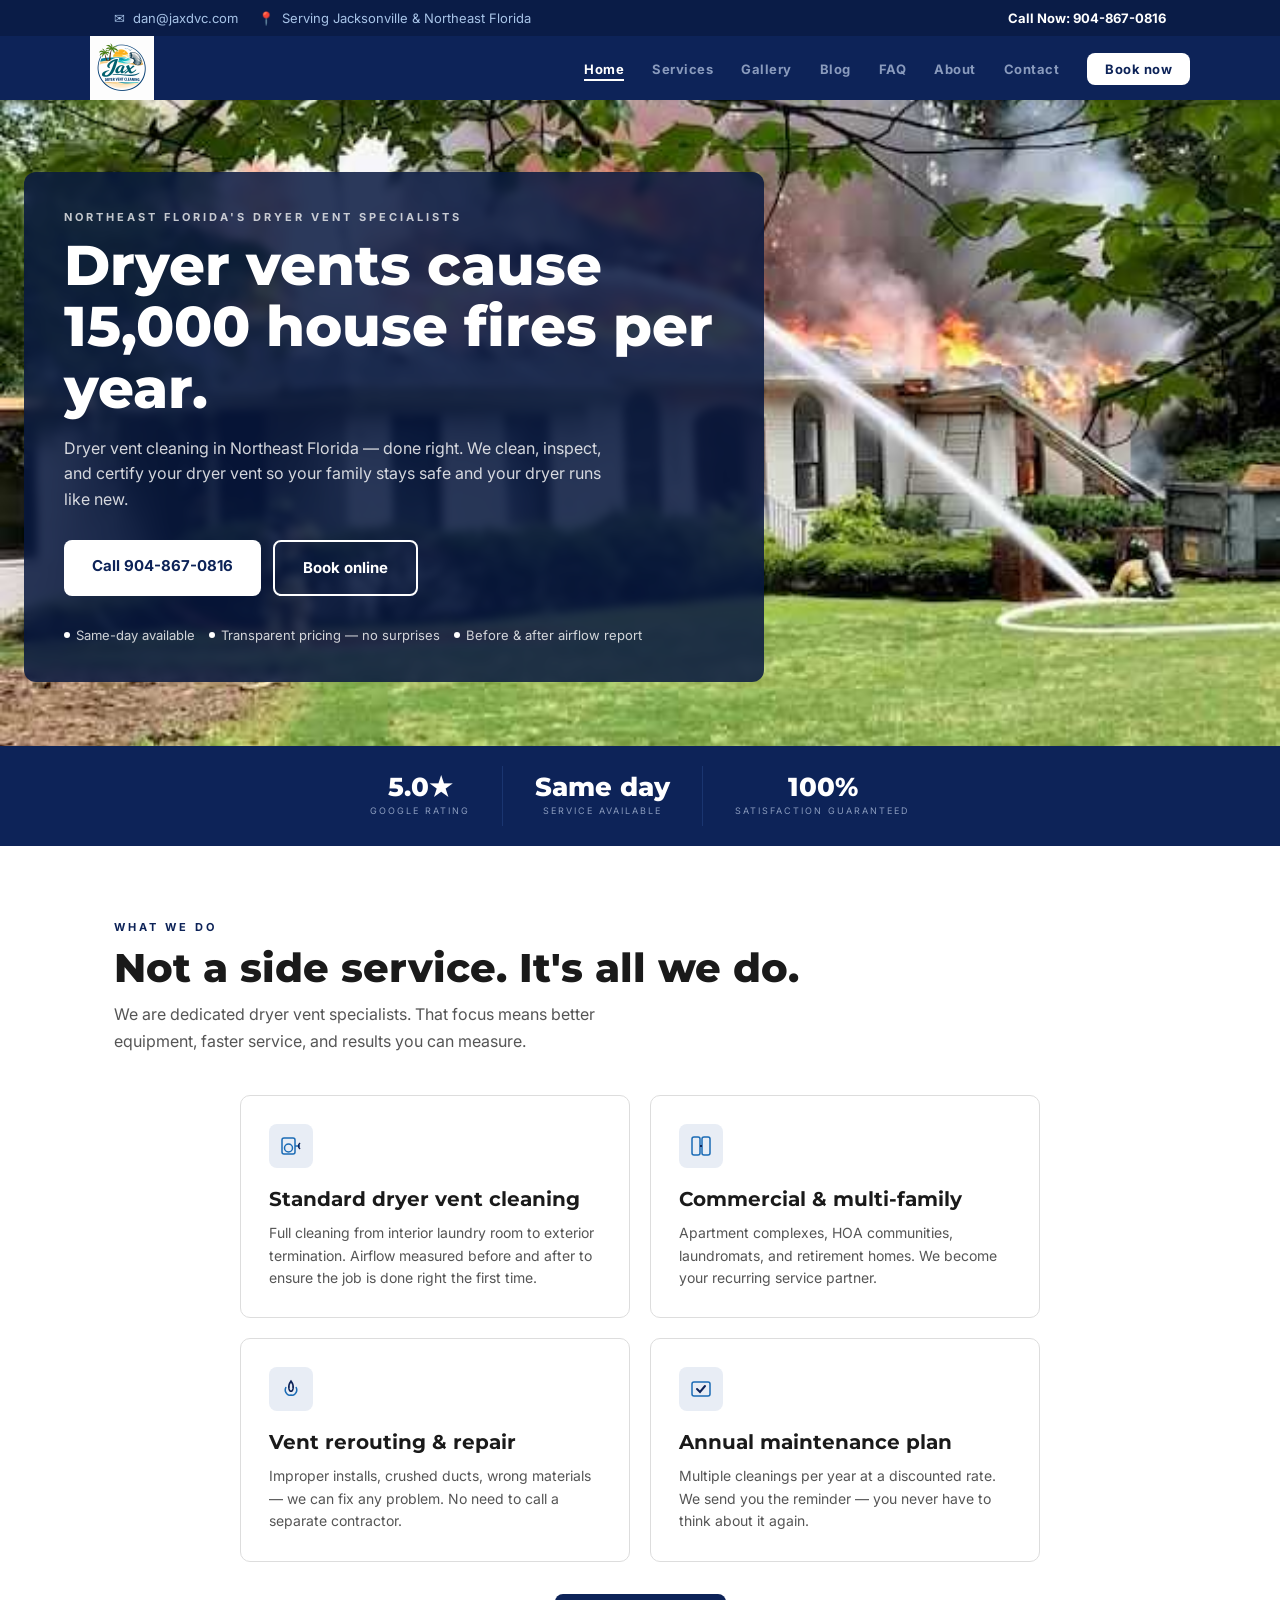
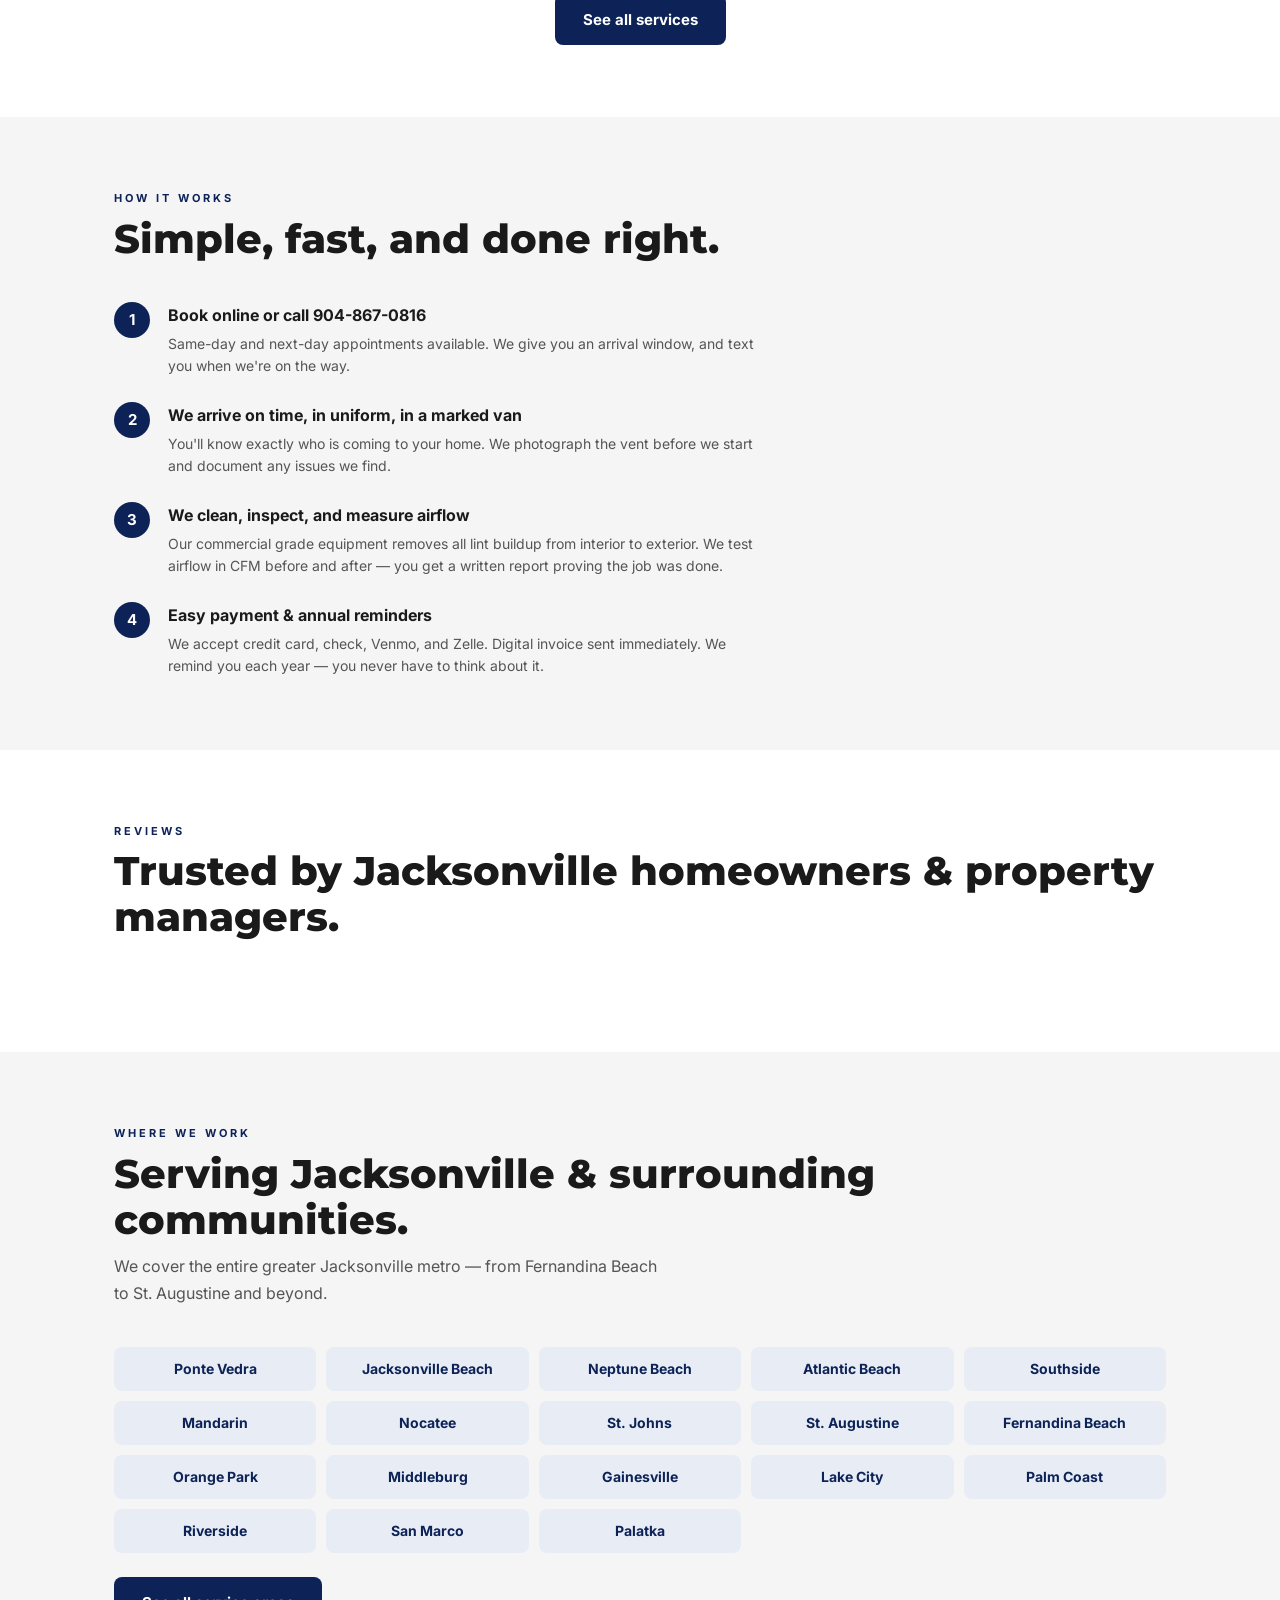
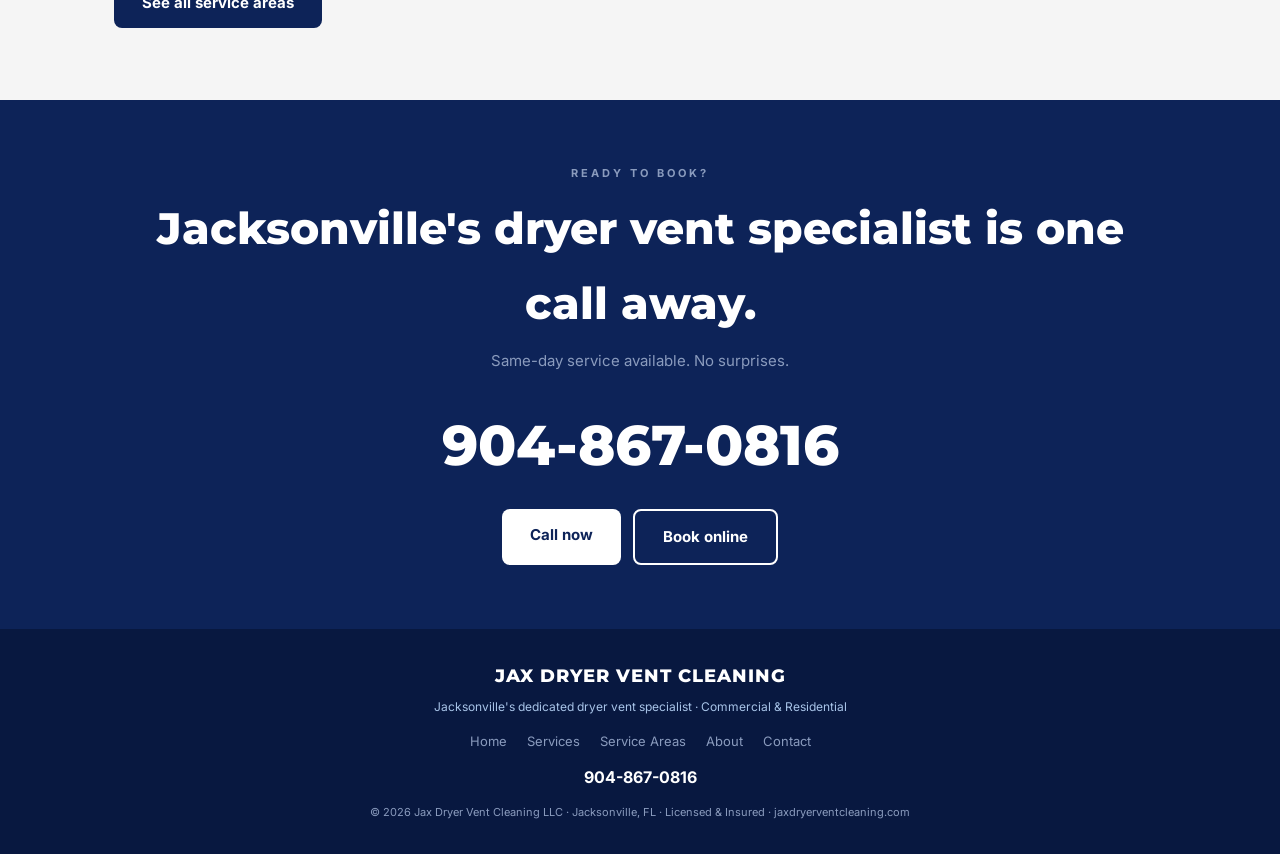
<file: index.html>
<!DOCTYPE html>
<html lang="en">

<!-- JAX DRYER VENT CLEANING — HOMEPAGE (index.html) -->

<head>
  <meta charset="UTF-8">
  <meta name="viewport" content="width=device-width, initial-scale=1.0">
  <title>Dryer Vent Cleaning Jacksonville FL | Jax Dryer Vent Cleaning</title>
  <meta name="description" content="Professional dryer vent cleaning from Jacksonville to Gainesville, Lake City, &amp; Palm Coast. Same-day service available. Residential &amp; commercial. Call 904-867-0816.">
  <meta name="keywords" content="dryer vent cleaning Jacksonville, Gainesville dryer vent cleaning, Lake City vent cleaning, Palm Coast dryer vent service, Riverside, San Marco, Orange Park, Middleburg, Palatka, St. John's, Nocatee, St. Augustine dryer vent cleaning">
  
  <!-- Open Graph / Facebook -->
  <meta property="og:type" content="website">
  <meta property="og:url" content="https://www.jaxdryerventcleaning.com/">
  <meta property="og:title" content="Dryer Vent Cleaning Jacksonville FL | Jax Dryer Vent Cleaning">
  <meta property="og:description" content="Professional dryer vent cleaning. Same-day service available in NE Florida. Keep your home safe.">
  <meta property="og:image" content="https://www.jaxdryerventcleaning.com/Images/logo_v3.png">

  <link rel="canonical" href="https://www.jaxdryerventcleaning.com/index.html">
  <link rel="stylesheet" href="style.css">

  <!-- Schema markup — update telephone and url before going live -->
  <script type="application/ld+json">
  {
    "@context": "https://schema.org",
    "@type": "LocalBusiness",
    "name": "Jax Dryer Vent Cleaning",
    "description": "Professional dryer vent cleaning for residential and commercial customers in Jacksonville, FL and surrounding areas.",
    "telephone": "+19048670816",
    "url": "https://www.jaxdryerventcleaning.com",
    "address": {
      "@type": "PostalAddress",
      "addressLocality": "Jacksonville",
      "addressRegion": "FL",
      "addressCountry": "US"
    },
    "areaServed": [
      "Jacksonville", "Ponte Vedra", "Jacksonville Beach", "Neptune Beach",
      "Atlantic Beach", "Southside", "Mandarin", "Nocatee", "St. Johns",
      "St. Augustine", "Fernandina Beach", "Riverside", "San Marco",
      "Orange Park", "Middleburg", "Gainesville", "Palatka", "Palm Coast",
      "Lake City", "Nassau County", "Clay County", "Flagler County",
      "Alachua County", "Columbia County", "Putnam County", "Northeast Florida"
    ],
    "priceRange": "$$",
    "openingHours": "Mo-Sa 07:00-18:00"
  }
  </script>
</head>

<body>

  <!-- NAV — injected by components.js -->
  <div id="nav-placeholder"></div>


  <!-- HERO -->
  <section class="hero">
    <div class="hero-inner">
      <div class="section-label section-label-light">Northeast Florida's dryer vent specialists</div>
      <h1>Dryer vents cause <span>15,000 house fires</span> per year.</h1>
      <p class="hero-sub">
        Dryer vent cleaning in Northeast Florida — done right. We clean, inspect, and certify your dryer vent so your family stays safe and your dryer runs like new.
      </p>
      <div class="hero-buttons">
        <a href="tel:9048670816" class="btn btn-gold">Call 904-867-0816</a>
        <a href="contact.html"   class="btn btn-outline">Book online</a>
      </div>
      <div class="hero-trust">
        <div class="trust-item"><div class="trust-dot"></div>Same-day available</div>
        <div class="trust-item"><div class="trust-dot"></div>Transparent pricing — no surprises</div>
        <div class="trust-item"><div class="trust-dot"></div>Before &amp; after airflow report</div>
      </div>
    </div>
  </section>


  <!-- STATS BAR -->
  <div class="stats-bar">
    <div class="stats-inner">
      <div class="stat">
        <div class="stat-num">5.0★</div>
        <div class="stat-label">Google rating</div>
      </div>
      <div class="stat">
        <div class="stat-num">Same day</div>
        <div class="stat-label">Service available</div>
      </div>
      <div class="stat">
        <div class="stat-num">100%</div>
        <div class="stat-label">Satisfaction guaranteed</div>
      </div>
    </div>
  </div>


  <!-- SERVICES OVERVIEW -->
  <section class="section">
    <div class="container">
      <div class="section-header">
        <div class="section-label">What we do</div>
        <h2>Not a side service. It's all we do.</h2>
        <p>We are dedicated dryer vent specialists. That focus means better equipment, faster service, and results you can measure.</p>
      </div>

      <div class="service-grid service-grid-2col">

        <div class="service-card">
          <div class="service-icon">
            <svg width="22" height="22" viewBox="0 0 22 22" fill="none">
              <rect x="2" y="3" width="13" height="16" rx="2" stroke="#1A6BB5" stroke-width="1.5"/>
              <circle cx="8.5" cy="13" r="4" stroke="#1A6BB5" stroke-width="1.5"/>
              <line x1="15" y1="11" x2="20" y2="11" stroke="#1A6BB5" stroke-width="1.5"/>
              <path d="M20 8 Q17 11 20 14" stroke="#0D2358" stroke-width="1.5" fill="none"/>
            </svg>
          </div>
          <h3>Standard dryer vent cleaning</h3>
          <p>Full cleaning from interior laundry room to exterior termination. Airflow measured before and after to ensure the job is done right the first time.</p>
        </div>

        <div class="service-card">
          <div class="service-icon">
            <svg width="22" height="22" viewBox="0 0 22 22" fill="none">
              <rect x="2" y="2" width="8" height="18" rx="2" stroke="#1A6BB5" stroke-width="1.5"/>
              <rect x="12" y="2" width="8" height="18" rx="2" stroke="#1A6BB5" stroke-width="1.5"/>
              <line x1="10" y1="11" x2="12" y2="11" stroke="#0D2358" stroke-width="2"/>
            </svg>
          </div>
          <h3>Commercial &amp; multi-family</h3>
          <p>Apartment complexes, HOA communities, laundromats, and retirement homes. We become your recurring service partner.</p>
        </div>

        <div class="service-card">
          <div class="service-icon">
            <svg width="22" height="22" viewBox="0 0 22 22" fill="none">
              <path d="M11 3 Q8 7 9 11 Q10 14 11 13 Q12 14 13 11 Q14 7 11 3Z" stroke="#0D2358" stroke-width="1.5" fill="none"/>
              <path d="M6 9 Q4 13 7 16 Q9 18 11 17 Q13 18 15 16 Q18 13 16 9" stroke="#1A6BB5" stroke-width="1.5" fill="none"/>
            </svg>
          </div>
          <h3>Vent rerouting &amp; repair</h3>
          <p>Improper installs, crushed ducts, wrong materials — we can fix any problem. No need to call a separate contractor.</p>
        </div>

        <div class="service-card">
          <div class="service-icon">
            <svg width="22" height="22" viewBox="0 0 22 22" fill="none">
              <rect x="2" y="4" width="18" height="14" rx="2" stroke="#1A6BB5" stroke-width="1.5"/>
              <path d="M7 11 L10 14 L15 8" stroke="#0D2358" stroke-width="2" stroke-linecap="round"/>
            </svg>
          </div>
          <h3>Annual maintenance plan</h3>
          <p>Multiple cleanings per year at a discounted rate. We send you the reminder — you never have to think about it again.</p>
        </div>

      </div>

      <div style="text-align:center; margin-top:32px;">
        <a href="services.html" class="btn btn-teal">See all services</a>
      </div>
    </div>
  </section>


  <!-- HOW IT WORKS -->
  <section class="section section-gray">
    <div class="container">
      <div class="section-header">
        <div class="section-label">How it works</div>
        <h2>Simple, fast, and done right.</h2>
      </div>

      <div class="steps">
        <div class="step">
          <div class="step-num">1</div>
          <div>
            <h3>Book online or call <a href="tel:9048670816" style="color:inherit;">904-867-0816</a></h3>
            <p>Same-day and next-day appointments available. We give you an arrival window, and text you when we're on the way.</p>
          </div>
        </div>
        <div class="step">
          <div class="step-num">2</div>
          <div>
            <h3>We arrive on time, in uniform, in a marked van</h3>
            <p>You'll know exactly who is coming to your home. We photograph the vent before we start and document any issues we find.</p>
          </div>
        </div>
        <div class="step">
          <div class="step-num">3</div>
          <div>
            <h3>We clean, inspect, and measure airflow</h3>
            <p>Our commercial grade equipment removes all lint buildup from interior to exterior. We test airflow in CFM before and after — you get a written report proving the job was done.</p>
          </div>
        </div>
        <div class="step">
          <div class="step-num">4</div>
          <div>
            <h3>Easy payment &amp; annual reminders</h3>
            <p>We accept credit card, check, Venmo, and Zelle. Digital invoice sent immediately. We remind you each year — you never have to think about it.</p>
          </div>
        </div>
      </div>
    </div>
  </section>


  <!-- REVIEWS -->
  <section class="section">
    <div class="container">
      <div class="section-header">
        <div class="section-label">Reviews</div>
        <h2>Trusted by Jacksonville homeowners &amp; property managers.</h2>
      </div>

      <!--
      PLACEHOLDER REVIEWS — commented out until real Google reviews are connected.
      To restore: uncomment this block, replace text/reviewer with real review content,
      and update the star count per review if any are less than 5 stars.

      <div class="reviews-grid">
        <div class="review-card">
          <div class="stars">
            <div class="star"></div><div class="star"></div><div class="star"></div>
            <div class="star"></div><div class="star"></div>
          </div>
          <p class="review-text">"Dan showed up on time, explained everything clearly, and showed me the before and after airflow numbers. My dryer runs so much better. Worth every penny."</p>
          <div class="reviewer">Sarah M. &mdash; Ponte Vedra Beach</div>
        </div>
        <div class="review-card">
          <div class="stars">
            <div class="star"></div><div class="star"></div><div class="star"></div>
            <div class="star"></div><div class="star"></div>
          </div>
          <p class="review-text">"We manage 40 units in Southside and needed someone reliable. Jax Dryer Vent Cleaning handles all of them. Professional, fast, and the tenants love them."</p>
          <div class="reviewer">Mike T. &mdash; Property Manager, Jacksonville</div>
        </div>
        <div class="review-card">
          <div class="stars">
            <div class="star"></div><div class="star"></div><div class="star"></div>
            <div class="star"></div><div class="star"></div>
          </div>
          <p class="review-text">"I had no idea how clogged my vent was. He pulled out what looked like a full pillow of lint. My dryer used to take two cycles — now one does it. Highly recommend."</p>
          <div class="reviewer">Karen L. &mdash; Mandarin</div>
        </div>
      </div>
      -->
    </div>
  </section>


  <!-- SERVICE AREAS PREVIEW -->
  <section class="section section-gray">
    <div class="container">
      <div class="section-header">
        <div class="section-label">Where we work</div>
        <h2>Serving Jacksonville &amp; surrounding communities.</h2>
        <p>We cover the entire greater Jacksonville metro — from Fernandina Beach to St. Augustine and beyond.</p>
      </div>

      <div class="areas-grid">
        <div class="area-pill">Ponte Vedra</div>
        <div class="area-pill">Jacksonville Beach</div>
        <div class="area-pill">Neptune Beach</div>
        <div class="area-pill">Atlantic Beach</div>
        <div class="area-pill">Southside</div>
        <div class="area-pill">Mandarin</div>
        <div class="area-pill">Nocatee</div>
        <div class="area-pill">St. Johns</div>
        <div class="area-pill">St. Augustine</div>
        <div class="area-pill">Fernandina Beach</div>
        <div class="area-pill">Orange Park</div>
        <div class="area-pill">Middleburg</div>
        <div class="area-pill">Gainesville</div>
        <div class="area-pill">Lake City</div>
        <div class="area-pill">Palm Coast</div>
        <div class="area-pill">Riverside</div>
        <div class="area-pill">San Marco</div>
        <div class="area-pill">Palatka</div>
      </div>

      <div style="margin-top:24px;">
        <a href="areas.html" class="btn btn-teal">See all service areas</a>
      </div>
    </div>
  </section>


  <!-- CTA BAND -->
  <section class="cta-band">
    <div class="container">
      <div class="section-label section-label-light">Ready to book?</div>
      <h2>Jacksonville's dryer vent specialist is one call away.</h2>
      <p>Same-day service available. No surprises.</p>
      <a href="tel:9048670816" class="cta-phone">904-867-0816</a>
      <div style="display:flex; gap:12px; justify-content:center; flex-wrap:wrap;">
        <a href="tel:9048670816" class="btn btn-gold">Call now</a>
        <a href="contact.html"   class="btn btn-outline">Book online</a>
      </div>
    </div>
  </section>


  <!-- FOOTER — injected by components.js -->
  <div id="footer-placeholder"></div>
  <script src="components.js"></script>

</body>
</html>
</file>
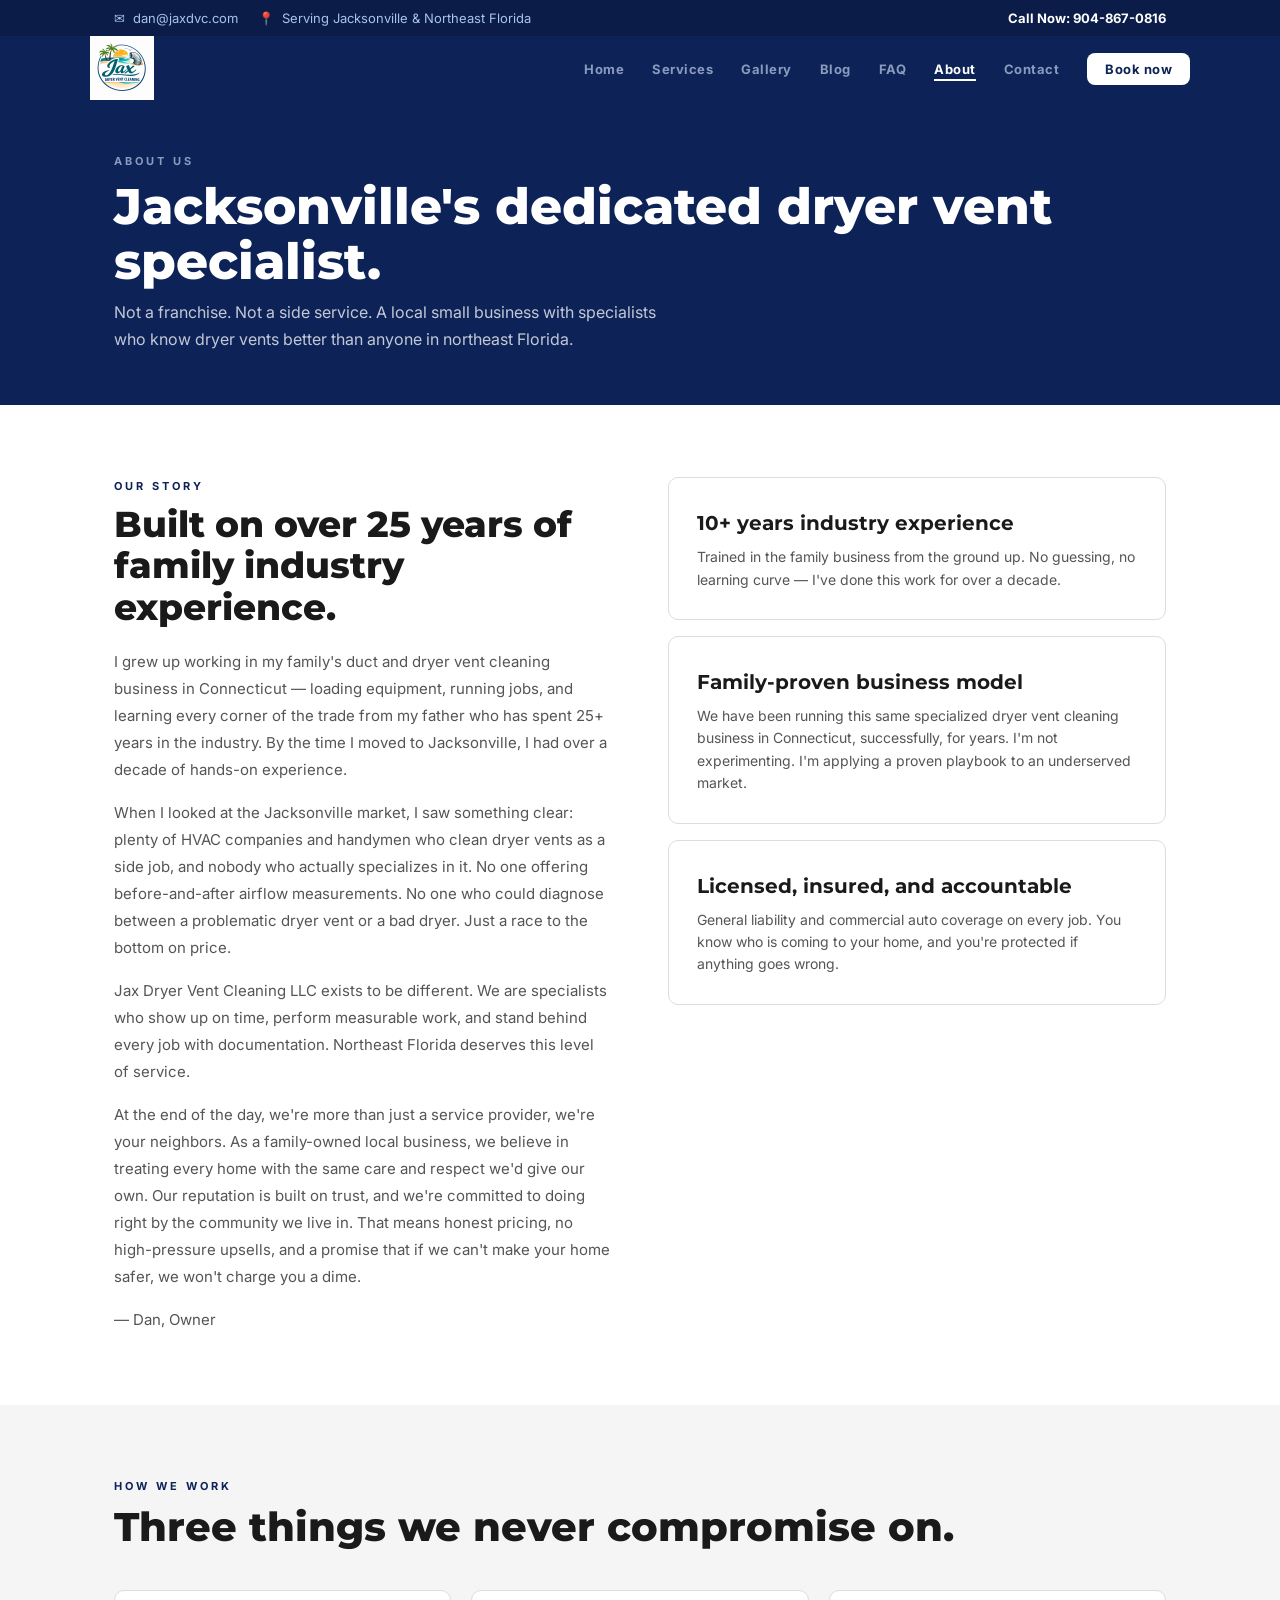
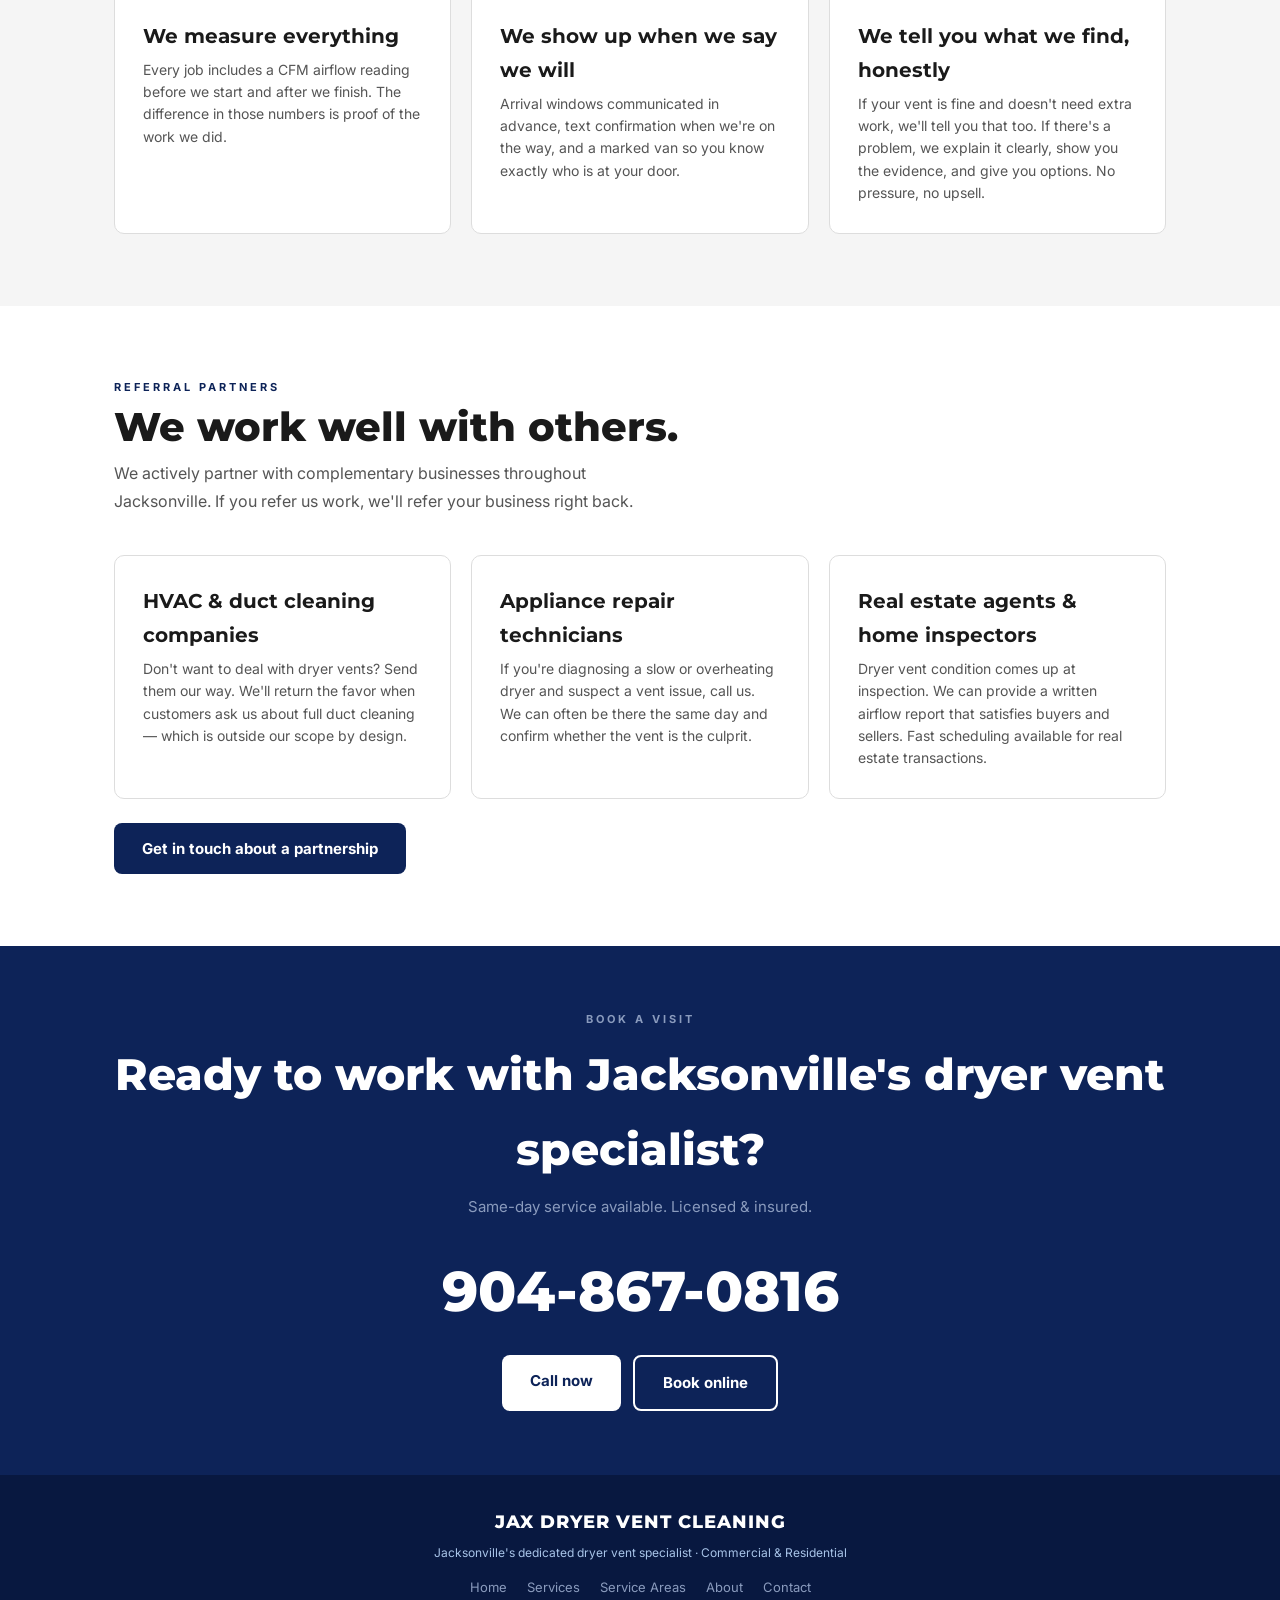
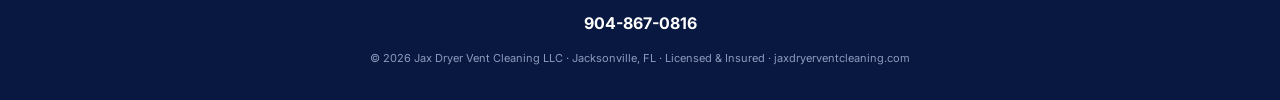
<file: about.html>
<!DOCTYPE html>
<html lang="en">

<!-- JAX DRYER VENT CLEANING — ABOUT PAGE (about.html) -->

<head>
  <meta charset="UTF-8">
  <meta name="viewport" content="width=device-width, initial-scale=1.0">
  <title>About Us | Jax Dryer Vent Cleaning Jacksonville FL</title>
  <meta name="description" content="Meet Dan, owner of Jax Dryer Vent Cleaning. Jacksonville's dedicated dryer vent specialist with 10+ years industry experience and an electrical engineering background.">
  <link rel="canonical" href="https://www.jaxdryerventcleaning.com/about.html">
  <link rel="stylesheet" href="style.css">
</head>

<body>

  <!-- NAV — injected by components.js -->
  <div id="nav-placeholder"></div>


  <!-- PAGE HERO -->
  <section class="page-hero">
    <div class="container">
      <div class="section-label section-label-light">About us</div>
      <h1>Jacksonville's dedicated dryer vent specialist.</h1>
      <p>Not a franchise. Not a side service. A local small business with specialists who know dryer vents better than anyone in northeast Florida.</p>
    </div>
  </section>


  <!-- OUR STORY -->
  <section class="section">
    <div class="container">
      <div style="display:grid; grid-template-columns:1fr 1fr; gap:56px; align-items:start;">

        <!-- Founder story -->
        <div>
          <div class="section-label">Our story</div>
          <h2 style="font-family:'Montserrat',sans-serif; font-size:36px; font-weight:800; line-height:1.15; margin-bottom:20px;">
            Built on over 25 years of family industry experience.
          </h2>

          <p style="font-size:15px; color:var(--text-muted); line-height:1.8; margin-bottom:16px;">
            I grew up working in my family's duct and dryer vent cleaning business in Connecticut —
            loading equipment, running jobs, and learning every corner of the trade from
            my father who has spent 25+ years in the industry. By the time I moved
            to Jacksonville, I had over a decade of hands-on experience.
          </p>

          <p style="font-size:15px; color:var(--text-muted); line-height:1.8; margin-bottom:16px;">
            When I looked at the Jacksonville market, I saw something clear: plenty
            of HVAC companies and handymen who clean dryer vents as a side job, and
            nobody who actually specializes in it. No one offering before-and-after
            airflow measurements. No one who could diagnose between a problematic dryer vent
            or a bad dryer. Just a race to the bottom on price.
          </p>

          <p style="font-size:15px; color:var(--text-muted); line-height:1.8; margin-bottom:16px;">
            Jax Dryer Vent Cleaning LLC exists to be different. We are specialists who show
            up on time, perform measurable work, and stand behind every job with
            documentation. Northeast Florida deserves this level of service.
          </p>

          <p style="font-size:15px; color:var(--text-muted); line-height:1.8; margin-bottom:16px;">
            At the end of the day, we're more than just a service provider, we're your neighbors. As a family-owned
            local business, we believe in treating every home with the same care and respect we'd give our own.
            Our reputation is built on trust, and we're committed to doing right by the community we live in.
            That means honest pricing, no high-pressure upsells, and a promise that if we can't make your
            home safer, we won't charge you a dime.
          </p>

          <p style="font-size:15px; color:var(--text-muted); line-height:1.8;">
            &mdash; Dan, Owner
          </p>
        </div>

        <!-- Credential cards -->
        <div style="display:flex; flex-direction:column; gap:16px;">

          <div class="service-card">
            <h3>10+ years industry experience</h3>
            <p>Trained in the family business from the ground up. No guessing, no learning curve — I've done this work for over a decade.</p>
          </div>

          <div class="service-card">
            <h3>Family-proven business model</h3>
            <p>We have been running this same specialized dryer vent cleaning business in Connecticut, successfully, for years. I'm not experimenting. I'm applying a proven playbook to an underserved market.</p>
          </div>

          <div class="service-card">
            <h3>Licensed, insured, and accountable</h3>
            <p>General liability and commercial auto coverage on every job. You know who is coming to your home, and you're protected if anything goes wrong.</p>
          </div>

        </div>

      </div>
    </div>
  </section>


  <!-- OUR VALUES -->
  <section class="section section-gray">
    <div class="container">
      <div class="section-header">
        <div class="section-label">How we work</div>
        <h2>Three things we never compromise on.</h2>
      </div>

      <div class="service-grid">

        <div class="service-card">
          <h3>We measure everything</h3>
          <p>Every job includes a CFM airflow reading before we start and after we finish. The difference in those numbers is proof of the work we did.</p>
        </div>

        <div class="service-card">
          <h3>We show up when we say we will</h3>
          <p>Arrival windows communicated in advance, text confirmation when we're on the way, and a marked van so you know exactly who is at your door.</p>
        </div>

        <div class="service-card">
          <h3>We tell you what we find, honestly</h3>
          <p>If your vent is fine and doesn't need extra work, we'll tell you that too. If there's a problem, we explain it clearly, show you the evidence, and give you options. No pressure, no upsell.</p>
        </div>

      </div>
    </div>
  </section>


  <!-- REFERRAL PARTNERS -->
  <section class="section">
    <div class="container">
      <div class="section-header">
        <div class="section-label">Referral partners</div>
        <h2>We work well with others.</h2>
        <p>We actively partner with complementary businesses throughout Jacksonville. If you refer us work, we'll refer your business right back.</p>
      </div>

      <div class="service-grid">

        <div class="service-card">
          <h3>HVAC &amp; duct cleaning companies</h3>
          <p>Don't want to deal with dryer vents? Send them our way. We'll return the favor when customers ask us about full duct cleaning — which is outside our scope by design.</p>
        </div>

        <div class="service-card">
          <h3>Appliance repair technicians</h3>
          <p>If you're diagnosing a slow or overheating dryer and suspect a vent issue, call us. We can often be there the same day and confirm whether the vent is the culprit.</p>
        </div>

        <div class="service-card">
          <h3>Real estate agents &amp; home inspectors</h3>
          <p>Dryer vent condition comes up at inspection. We can provide a written airflow report that satisfies buyers and sellers. Fast scheduling available for real estate transactions.</p>
        </div>

      </div>

      <div style="margin-top:24px;">
        <a href="contact.html" class="btn btn-teal">Get in touch about a partnership</a>
      </div>
    </div>
  </section>


  <!-- CTA BAND -->
  <section class="cta-band">
    <div class="container">
      <div class="section-label section-label-light">Book a visit</div>
      <h2>Ready to work with Jacksonville's dryer vent specialist?</h2>
      <p>Same-day service available. Licensed &amp; insured.</p>
      <a href="tel:9048670816" class="cta-phone">904-867-0816</a>
      <div style="display:flex; gap:12px; justify-content:center; flex-wrap:wrap;">
        <a href="tel:9048670816" class="btn btn-gold">Call now</a>
        <a href="contact.html"   class="btn btn-outline">Book online</a>
      </div>
    </div>
  </section>


  <!-- FOOTER — injected by components.js -->
  <div id="footer-placeholder"></div>
  <script src="components.js"></script>

</body>
</html>
</file>
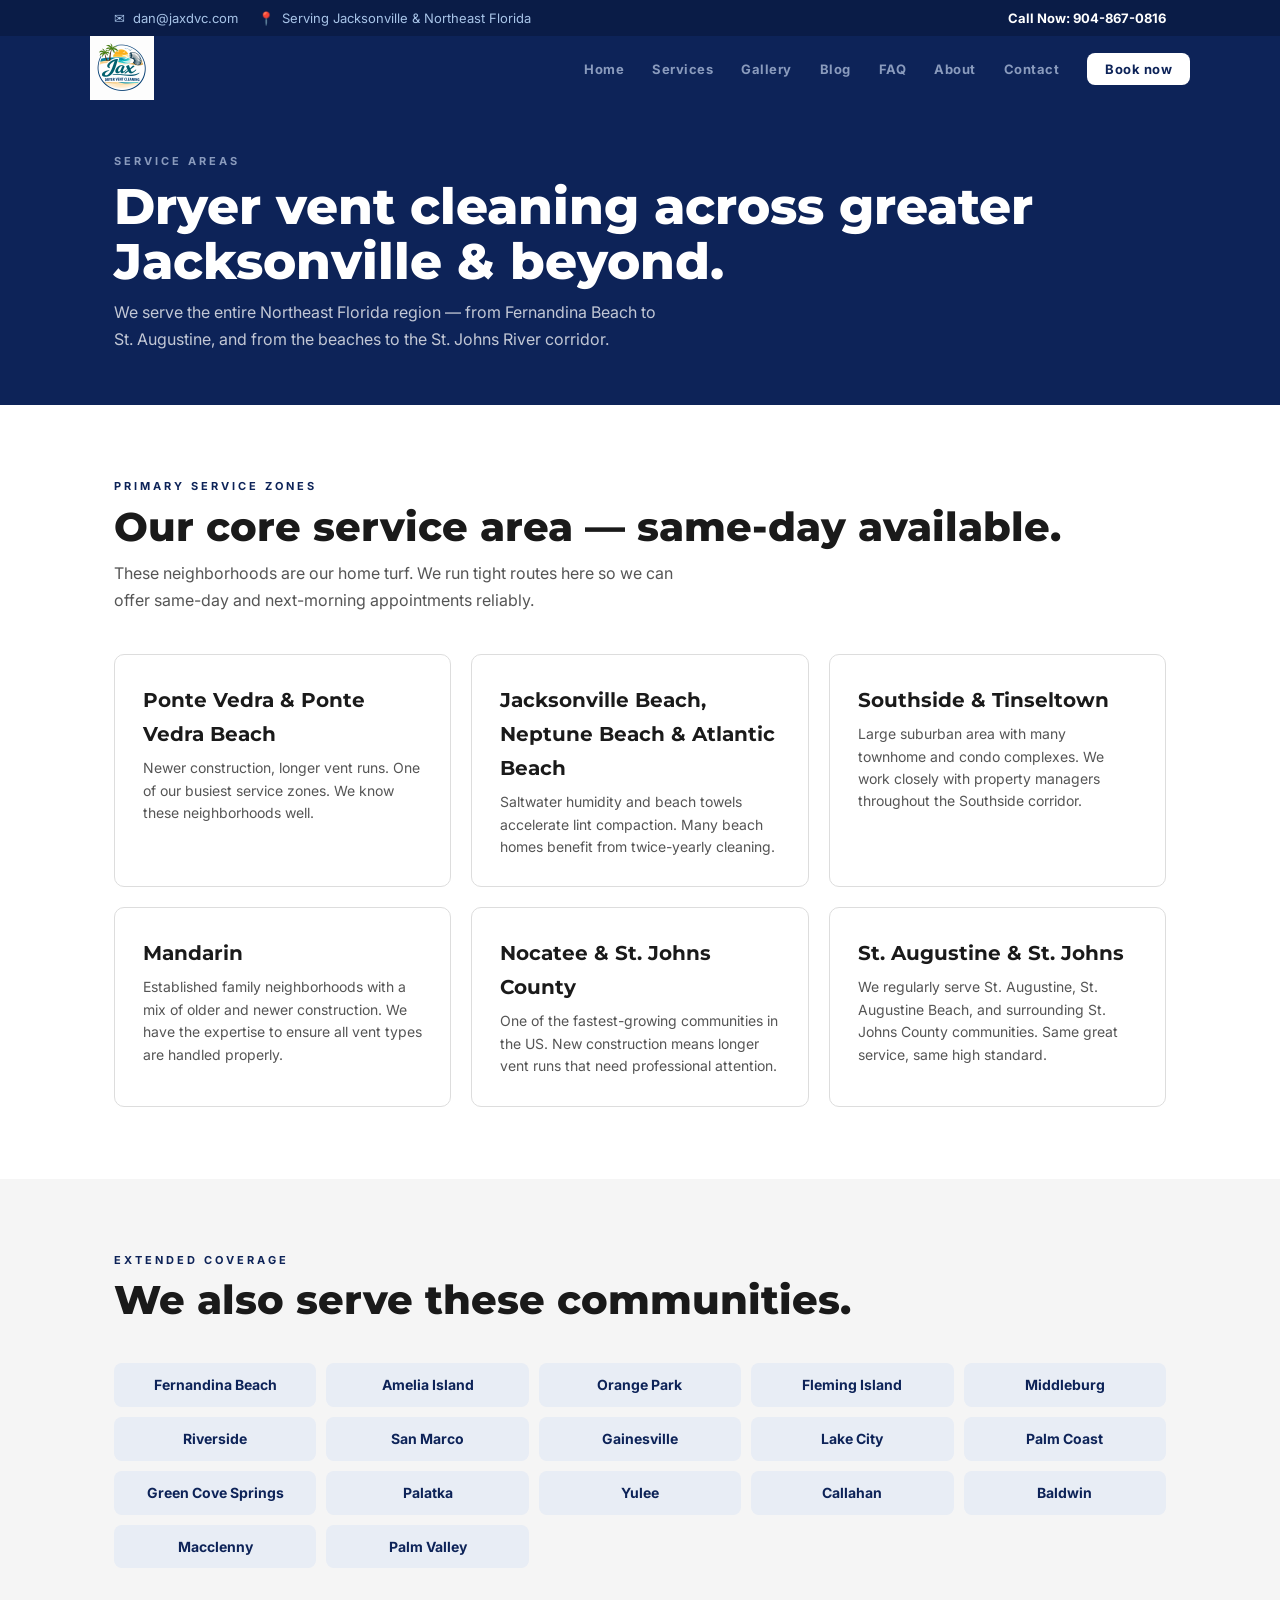
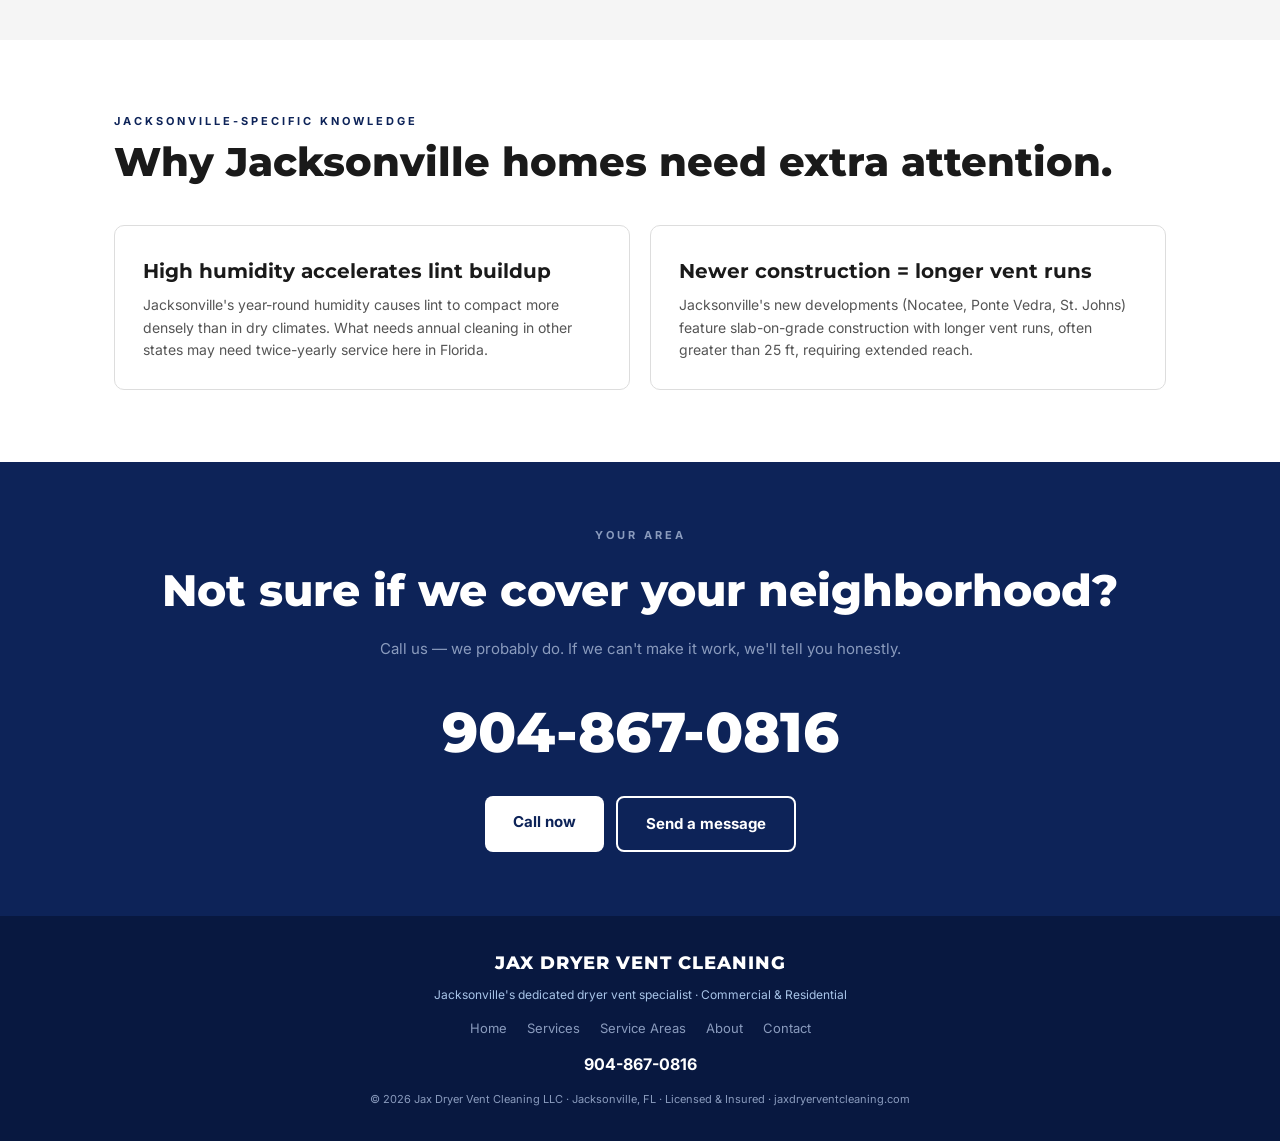
<file: areas.html>
<!DOCTYPE html>
<html lang="en">

<!-- JAX DRYER VENT CLEANING — SERVICE AREAS PAGE (areas.html)
     Every neighborhood name on this page helps rank for "[neighborhood] dryer vent cleaning" searches. -->

<head>
  <meta charset="UTF-8">
  <meta name="viewport" content="width=device-width, initial-scale=1.0">
  <title>Dryer Vent Cleaning Service Areas | Jacksonville, Ponte Vedra, St. Augustine FL</title>
  <meta name="description" content="Serving Northeast Florida from the GA border to Gainesville, Lake City, and Palm Coast. We cover Riverside, San Marco, Orange Park, Middleburg, and Palatka.">
  <link rel="canonical" href="https://www.jaxdryerventcleaning.com/areas.html">
  <link rel="stylesheet" href="style.css">
</head>

<body>

  <!-- NAV — injected by components.js -->
  <div id="nav-placeholder"></div>


  <!-- PAGE HERO -->
  <section class="page-hero">
    <div class="container">
      <div class="section-label section-label-light">Service areas</div>
      <h1>Dryer vent cleaning across greater Jacksonville &amp; beyond.</h1>
      <p>We serve the entire Northeast Florida region — from Fernandina Beach to St. Augustine, and from the beaches to the St. Johns River corridor.</p>
    </div>
  </section>


  <!-- PRIMARY SERVICE ZONES -->
  <section class="section">
    <div class="container">
      <div class="section-header">
        <div class="section-label">Primary service zones</div>
        <h2>Our core service area — same-day available.</h2>
        <p>These neighborhoods are our home turf. We run tight routes here so we can offer same-day and next-morning appointments reliably.</p>
      </div>

      <div class="service-grid">

        <div class="service-card">
          <h3>Ponte Vedra &amp; Ponte Vedra Beach</h3>
          <p>Newer construction, longer vent runs. One of our busiest service zones. We know these neighborhoods well.</p>
        </div>

        <div class="service-card">
          <h3>Jacksonville Beach, Neptune Beach &amp; Atlantic Beach</h3>
          <p>Saltwater humidity and beach towels accelerate lint compaction. Many beach homes benefit from twice-yearly cleaning.</p>
        </div>

        <div class="service-card">
          <h3>Southside &amp; Tinseltown</h3>
          <p>Large suburban area with many townhome and condo complexes. We work closely with property managers throughout the Southside corridor.</p>
        </div>

        <div class="service-card">
          <h3>Mandarin</h3>
          <p>Established family neighborhoods with a mix of older and newer construction. We have the expertise to ensure all vent types are handled properly.</p>
        </div>

        <div class="service-card">
          <h3>Nocatee &amp; St. Johns County</h3>
          <p>One of the fastest-growing communities in the US. New construction means longer vent runs that need professional attention.</p>
        </div>

        <div class="service-card">
          <h3>St. Augustine &amp; St. Johns</h3>
          <p>We regularly serve St. Augustine, St. Augustine Beach, and surrounding St. Johns County communities. Same great service, same high standard.</p>
        </div>

      </div>
    </div>
  </section>


  <!-- EXTENDED COVERAGE -->
  <section class="section section-gray">
    <div class="container">
      <div class="section-header">
        <div class="section-label">Extended coverage</div>
        <h2>We also serve these communities.</h2>
      </div>

      <div class="areas-grid">
        <div class="area-pill">Fernandina Beach</div>
        <div class="area-pill">Amelia Island</div>
        <div class="area-pill">Orange Park</div>
        <div class="area-pill">Fleming Island</div>
        <div class="area-pill">Middleburg</div>
        <div class="area-pill">Riverside</div>
        <div class="area-pill">San Marco</div>
        <div class="area-pill">Gainesville</div>
        <div class="area-pill">Lake City</div>
        <div class="area-pill">Palm Coast</div>
        <div class="area-pill">Green Cove Springs</div>
        <div class="area-pill">Palatka</div>
        <div class="area-pill">Yulee</div>
        <div class="area-pill">Callahan</div>
        <div class="area-pill">Baldwin</div>
        <div class="area-pill">Macclenny</div>
        <div class="area-pill">Palm Valley</div>
      </div>
    </div>
  </section>


  <!-- WHY JACKSONVILLE SPECIFICALLY -->
  <section class="section">
    <div class="container">
      <div class="section-header">
        <div class="section-label">Jacksonville-specific knowledge</div>
        <h2>Why Jacksonville homes need extra attention.</h2>
      </div>

      <div class="service-grid">

        <div class="service-card">
          <h3>High humidity accelerates lint buildup</h3>
          <p>Jacksonville's year-round humidity causes lint to compact more densely than in dry climates. What needs annual cleaning in other states may need twice-yearly service here in Florida.</p>
        </div>

        <div class="service-card">
          <h3>Newer construction = longer vent runs</h3>
          <p>Jacksonville's new developments (Nocatee, Ponte Vedra, St. Johns) feature slab-on-grade construction with longer vent runs, often greater than 25 ft, requiring extended reach.</p>
        </div>

      </div>
    </div>
  </section>


  <!-- CTA BAND -->
  <section class="cta-band">
    <div class="container">
      <div class="section-label section-label-light">Your area</div>
      <h2>Not sure if we cover your neighborhood?</h2>
      <p>Call us — we probably do. If we can't make it work, we'll tell you honestly.</p>
      <a href="tel:9048670816" class="cta-phone">904-867-0816</a>
      <div style="display:flex; gap:12px; justify-content:center; flex-wrap:wrap;">
        <a href="tel:9048670816" class="btn btn-gold">Call now</a>
        <a href="contact.html"   class="btn btn-outline">Send a message</a>
      </div>
    </div>
  </section>


  <!-- FOOTER — injected by components.js -->
  <div id="footer-placeholder"></div>
  <script src="components.js"></script>

</body>
</html>
</file>
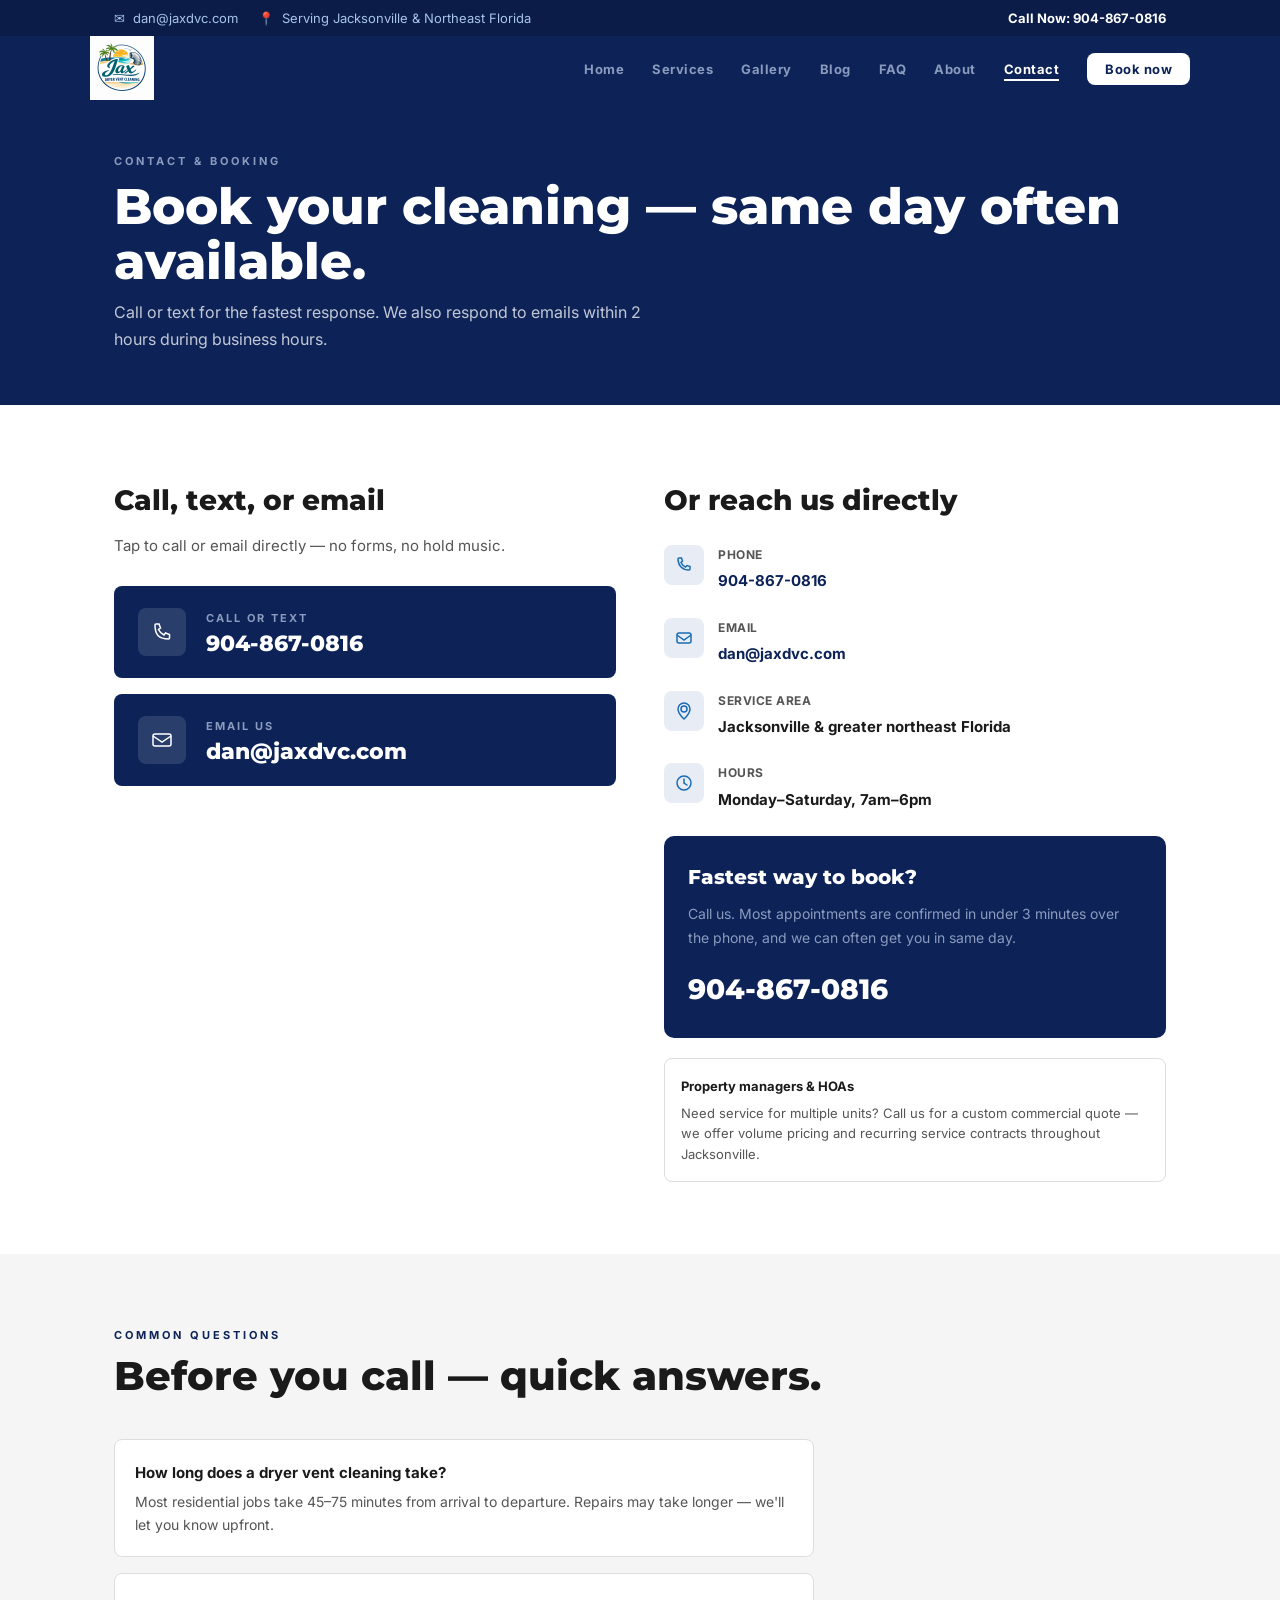
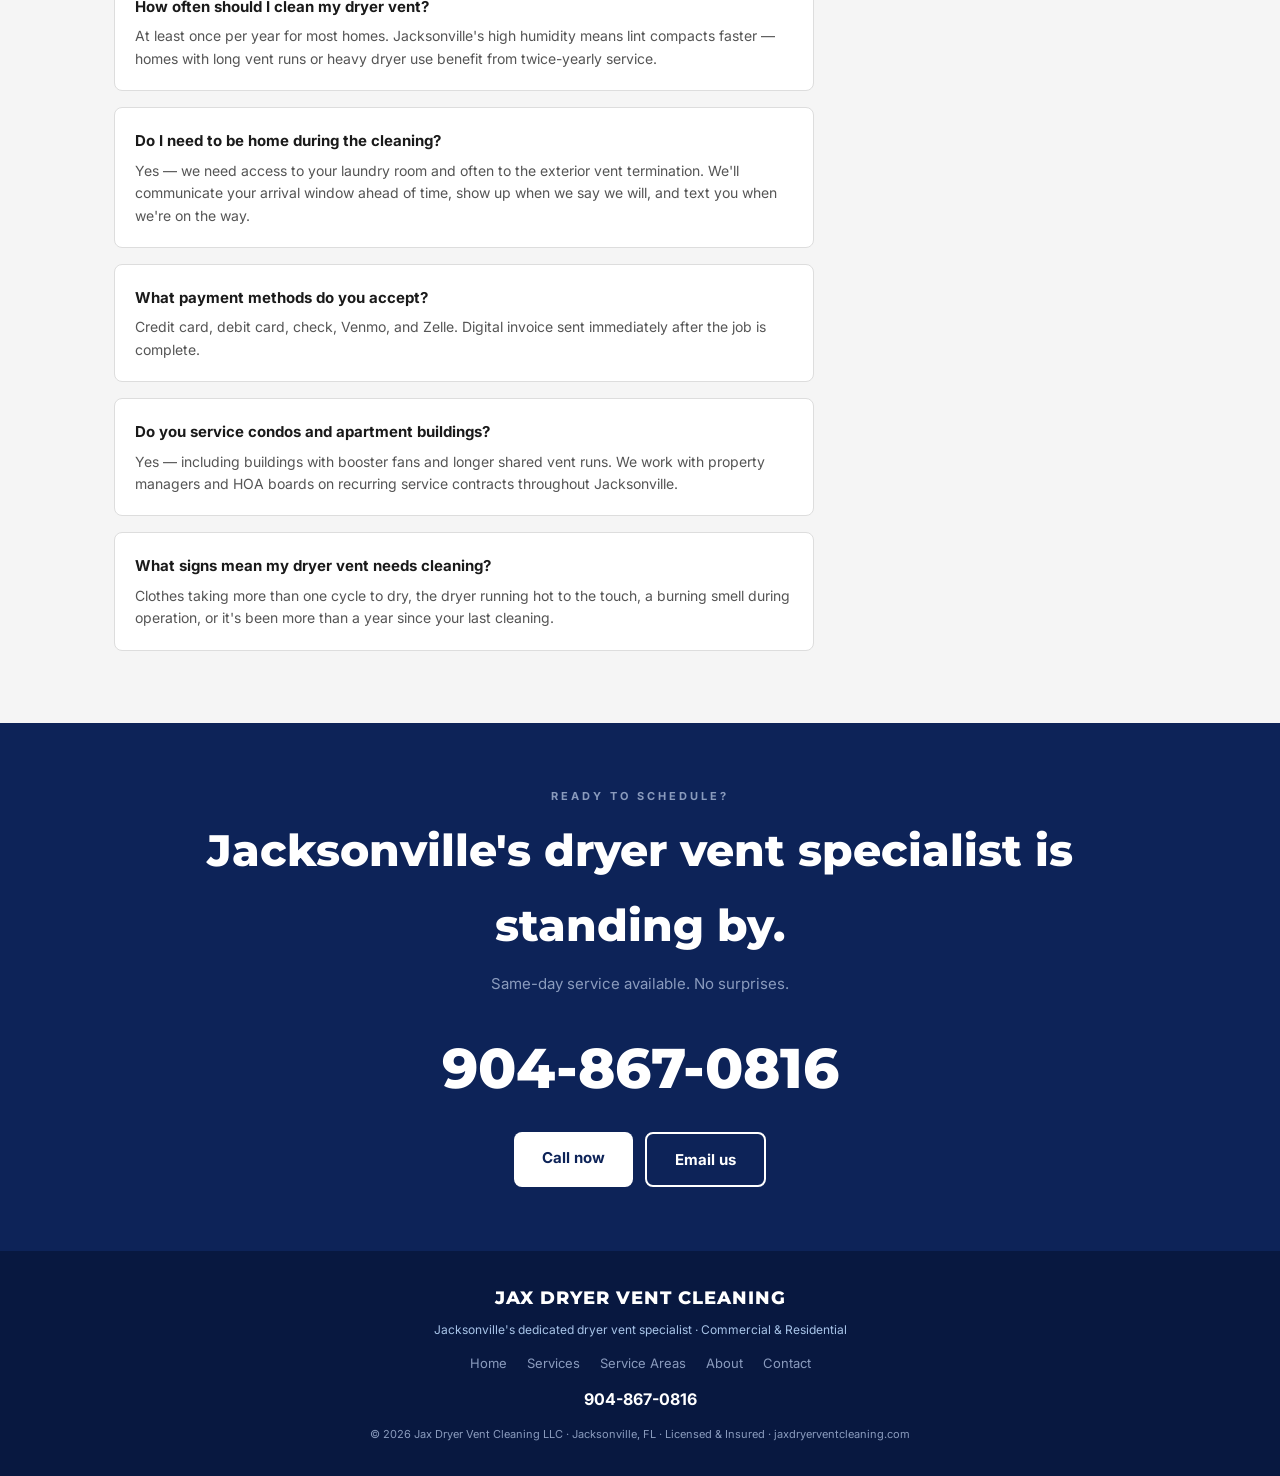
<file: contact.html>
<!DOCTYPE html>
<html lang="en">

<!-- JAX DRYER VENT CLEANING — CONTACT PAGE (contact.html) -->

<head>
  <meta charset="UTF-8">
  <meta name="viewport" content="width=device-width, initial-scale=1.0">
  <title>Book Dryer Vent Cleaning Jacksonville FL | Contact Jax Dryer Vent Cleaning</title>
  <meta name="description" content="Book dryer vent cleaning in Jacksonville, Gainesville, or Lake City. Same-day available across NE Florida. Call 904-867-0816 for a fast quote.">
  <link rel="canonical" href="https://www.jaxdryerventcleaning.com/contact.html">
  <link rel="stylesheet" href="style.css">
</head>

<body>

  <!-- NAV — injected by components.js -->
  <div id="nav-placeholder"></div>


  <!-- PAGE HERO -->
  <section class="page-hero">
    <div class="container">
      <div class="section-label section-label-light">Contact &amp; booking</div>
      <h1>Book your cleaning — same day often available.</h1>
      <p>Call or text for the fastest response. We also respond to emails within 2 hours during business hours.</p>
    </div>
  </section>


  <!-- CONTACT GRID -->
  <section class="section">
    <div class="container">
      <div class="contact-grid">

        <!-- LEFT COLUMN — CONTACT ACTIONS -->
        <div>
          <h2 style="font-family:'Montserrat',sans-serif; font-size:28px; font-weight:800; margin-bottom:8px;">
            Call, text, or email
          </h2>
          <p style="color:var(--text-muted); font-size:15px; margin-bottom:28px;">
            Tap to call or email directly — no forms, no hold music.
          </p>

          <!-- Click-to-call -->
          <a href="tel:9048670816" class="contact-action-btn">
            <div class="contact-action-icon">
              <svg width="22" height="22" viewBox="0 0 22 22" fill="none">
                <path d="M4 4C4 3.4 4.4 3 5 3h3l1.5 4-2 1.5c1 2.2 3.3 4.5 5.5 5.5L14.5 12l4 1.5V17c0 .6-.4 1-1 1C8 18 4 14 4 4Z" stroke="white" stroke-width="1.5" fill="none"/>
              </svg>
            </div>
            <div>
              <div class="contact-action-label">Call or text</div>
              <div class="contact-action-value">904-867-0816</div>
            </div>
          </a>

          <!-- Click-to-email -->
          <a href="mailto:dan@jaxdvc.com" class="contact-action-btn">
            <div class="contact-action-icon">
              <svg width="22" height="22" viewBox="0 0 22 22" fill="none">
                <rect x="2" y="5" width="18" height="12" rx="2" stroke="white" stroke-width="1.5"/>
                <path d="M2 7l9 6 9-6" stroke="white" stroke-width="1.5"/>
              </svg>
            </div>
            <div>
              <div class="contact-action-label">Email us</div>
              <div class="contact-action-value">dan@jaxdvc.com</div>
            </div>
          </a>

          <!--
          JOBBER BOOKING FORM — uncomment when Jobber is configured.
          Steps: sign up at getjobber.com → Settings → Requests → Share → Embed.
          Copy your embed URL, paste it below, then delete this comment block.

          <h2 style="font-family:'Montserrat',sans-serif; font-size:28px; font-weight:800; margin-bottom:20px;">
            Request a booking
          </h2>
          <div class="jobber-embed-wrapper">
            <iframe
              src="PASTE-YOUR-JOBBER-URL-HERE"
              width="100%"
              height="600"
              frameborder="0"
              title="Book a dryer vent cleaning appointment">
            </iframe>
          </div>
          -->

        </div>


        <!-- RIGHT COLUMN — DIRECT CONTACT INFO -->
        <div>
          <h2 style="font-family:'Montserrat',sans-serif; font-size:28px; font-weight:800; margin-bottom:20px;">
            Or reach us directly
          </h2>

          <div class="contact-info-item">
            <div class="contact-icon">
              <svg width="18" height="18" viewBox="0 0 18 18" fill="none">
                <path d="M3 3C3 2.4 3.4 2 4 2h2.5l1 3L6 6.5c.8 1.7 2.8 3.7 4.5 4.5L12 9.5l3 1V13c0 .6-.4 1-1 1C7.5 14 3 9.5 3 3Z" stroke="#1A6BB5" stroke-width="1.5" fill="none"/>
              </svg>
            </div>
            <div>
              <h4>Phone</h4>
              <p><a href="tel:9048670816" style="color:var(--navy); font-weight:700;">904-867-0816</a></p>
            </div>
          </div>

          <div class="contact-info-item">
            <div class="contact-icon">
              <svg width="18" height="18" viewBox="0 0 18 18" fill="none">
                <rect x="2" y="4" width="14" height="10" rx="2" stroke="#1A6BB5" stroke-width="1.5"/>
                <path d="M2 6l7 5 7-5" stroke="#1A6BB5" stroke-width="1.5"/>
              </svg>
            </div>
            <div>
              <h4>Email</h4>
              <p><a href="mailto:dan@jaxdvc.com" style="color:var(--navy); font-weight:700;">dan@jaxdvc.com</a></p>
            </div>
          </div>

          <div class="contact-info-item">
            <div class="contact-icon">
              <svg width="18" height="18" viewBox="0 0 18 18" fill="none">
                <circle cx="9" cy="7" r="3" stroke="#1A6BB5" stroke-width="1.5"/>
                <path d="M9 1C5.7 1 3 3.7 3 7c0 4.5 6 10 6 10s6-5.5 6-10c0-3.3-2.7-6-6-6Z" stroke="#1A6BB5" stroke-width="1.5"/>
              </svg>
            </div>
            <div>
              <h4>Service area</h4>
              <p>Jacksonville &amp; greater northeast Florida</p>
            </div>
          </div>

          <div class="contact-info-item">
            <div class="contact-icon">
              <svg width="18" height="18" viewBox="0 0 18 18" fill="none">
                <circle cx="9" cy="9" r="7" stroke="#1A6BB5" stroke-width="1.5"/>
                <path d="M9 5v4l3 2" stroke="#1A6BB5" stroke-width="1.5" stroke-linecap="round"/>
              </svg>
            </div>
            <div>
              <h4>Hours</h4>
              <p>Monday–Saturday, 7am–6pm</p>
            </div>
          </div>

          <!-- Call-out box -->
          <div style="background:var(--navy); border-radius:10px; padding:24px; margin-top:8px;">
            <div style="font-family:'Montserrat',sans-serif; font-size:20px; font-weight:800; color:var(--white); margin-bottom:8px;">
              Fastest way to book?
            </div>
            <p style="color:var(--navy-soft); font-size:14px; margin-bottom:16px;">
              Call us. Most appointments are confirmed in under 3 minutes over the phone, and we can often get you in same day.
            </p>
            <a href="tel:9048670816" style="font-family:'Montserrat',sans-serif; font-size:28px; font-weight:800; color:var(--white); display:block;">
              904-867-0816
            </a>
          </div>

          <!-- Commercial note -->
          <div style="margin-top:20px; padding:16px; border:1px solid #ddd; border-radius:8px;">
            <div style="font-size:13px; font-weight:700; color:var(--text); margin-bottom:6px;">
              Property managers &amp; HOAs
            </div>
            <p style="font-size:13px; color:var(--text-muted); line-height:1.6;">
              Need service for multiple units? Call us for a custom commercial quote — we offer
              volume pricing and recurring service contracts throughout Jacksonville.
            </p>
          </div>

        </div>

      </div>
    </div>
  </section>


  <!-- FAQ -->
  <section class="section section-gray">
    <div class="container">
      <div class="section-header">
        <div class="section-label">Common questions</div>
        <h2>Before you call — quick answers.</h2>
      </div>

      <div style="display:flex; flex-direction:column; gap:16px; max-width:700px;">

        <div style="background:white; border-radius:8px; padding:20px; border:0.5px solid #ddd;">
          <div style="font-weight:700; margin-bottom:6px; font-size:15px;">How long does a dryer vent cleaning take?</div>
          <p style="font-size:14px; color:var(--text-muted); line-height:1.6;">Most residential jobs take 45–75 minutes from arrival to departure. Repairs may take longer — we'll let you know upfront.</p>
        </div>

        <div style="background:white; border-radius:8px; padding:20px; border:0.5px solid #ddd;">
          <div style="font-weight:700; margin-bottom:6px; font-size:15px;">How often should I clean my dryer vent?</div>
          <p style="font-size:14px; color:var(--text-muted); line-height:1.6;">At least once per year for most homes. Jacksonville's high humidity means lint compacts faster — homes with long vent runs or heavy dryer use benefit from twice-yearly service.</p>
        </div>

        <div style="background:white; border-radius:8px; padding:20px; border:0.5px solid #ddd;">
          <div style="font-weight:700; margin-bottom:6px; font-size:15px;">Do I need to be home during the cleaning?</div>
          <p style="font-size:14px; color:var(--text-muted); line-height:1.6;">Yes — we need access to your laundry room and often to the exterior vent termination. We'll communicate your arrival window ahead of time, show up when we say we will, and text you when we're on the way.</p>
        </div>

        <div style="background:white; border-radius:8px; padding:20px; border:0.5px solid #ddd;">
          <div style="font-weight:700; margin-bottom:6px; font-size:15px;">What payment methods do you accept?</div>
          <p style="font-size:14px; color:var(--text-muted); line-height:1.6;">Credit card, debit card, check, Venmo, and Zelle. Digital invoice sent immediately after the job is complete.</p>
        </div>

        <div style="background:white; border-radius:8px; padding:20px; border:0.5px solid #ddd;">
          <div style="font-weight:700; margin-bottom:6px; font-size:15px;">Do you service condos and apartment buildings?</div>
          <p style="font-size:14px; color:var(--text-muted); line-height:1.6;">Yes — including buildings with booster fans and longer shared vent runs. We work with property managers and HOA boards on recurring service contracts throughout Jacksonville.</p>
        </div>

        <div style="background:white; border-radius:8px; padding:20px; border:0.5px solid #ddd;">
          <div style="font-weight:700; margin-bottom:6px; font-size:15px;">What signs mean my dryer vent needs cleaning?</div>
          <p style="font-size:14px; color:var(--text-muted); line-height:1.6;">Clothes taking more than one cycle to dry, the dryer running hot to the touch, a burning smell during operation, or it's been more than a year since your last cleaning.</p>
        </div>

      </div>
    </div>
  </section>


  <!-- CTA BAND -->
  <section class="cta-band">
    <div class="container">
      <div class="section-label section-label-light">Ready to schedule?</div>
      <h2>Jacksonville's dryer vent specialist is standing by.</h2>
      <p>Same-day service available. No surprises.</p>
      <a href="tel:9048670816" class="cta-phone">904-867-0816</a>
      <div style="display:flex; gap:12px; justify-content:center; flex-wrap:wrap;">
        <a href="tel:9048670816"        class="btn btn-gold">Call now</a>
        <a href="mailto:dan@jaxdvc.com" class="btn btn-outline">Email us</a>
      </div>
    </div>
  </section>


  <!-- FOOTER — injected by components.js -->
  <div id="footer-placeholder"></div>
  <script src="components.js"></script>

</body>
</html>
</file>
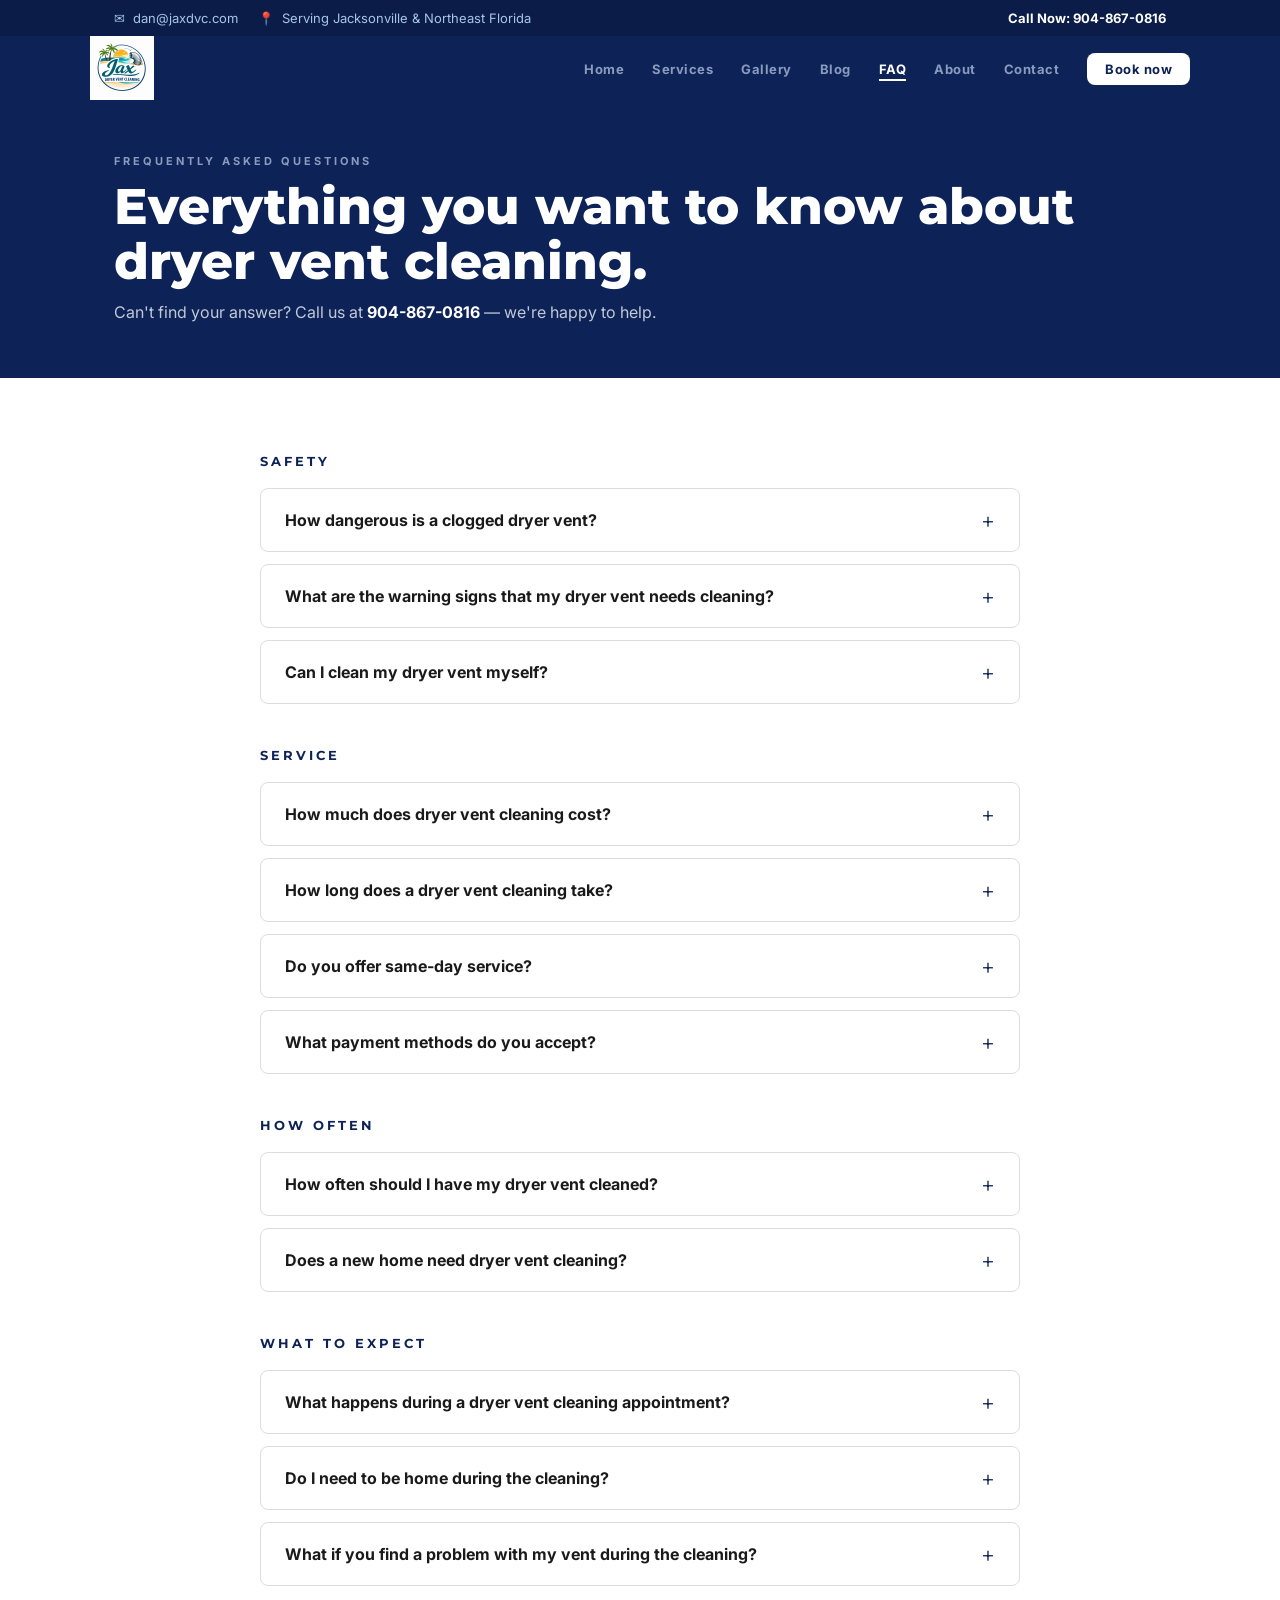
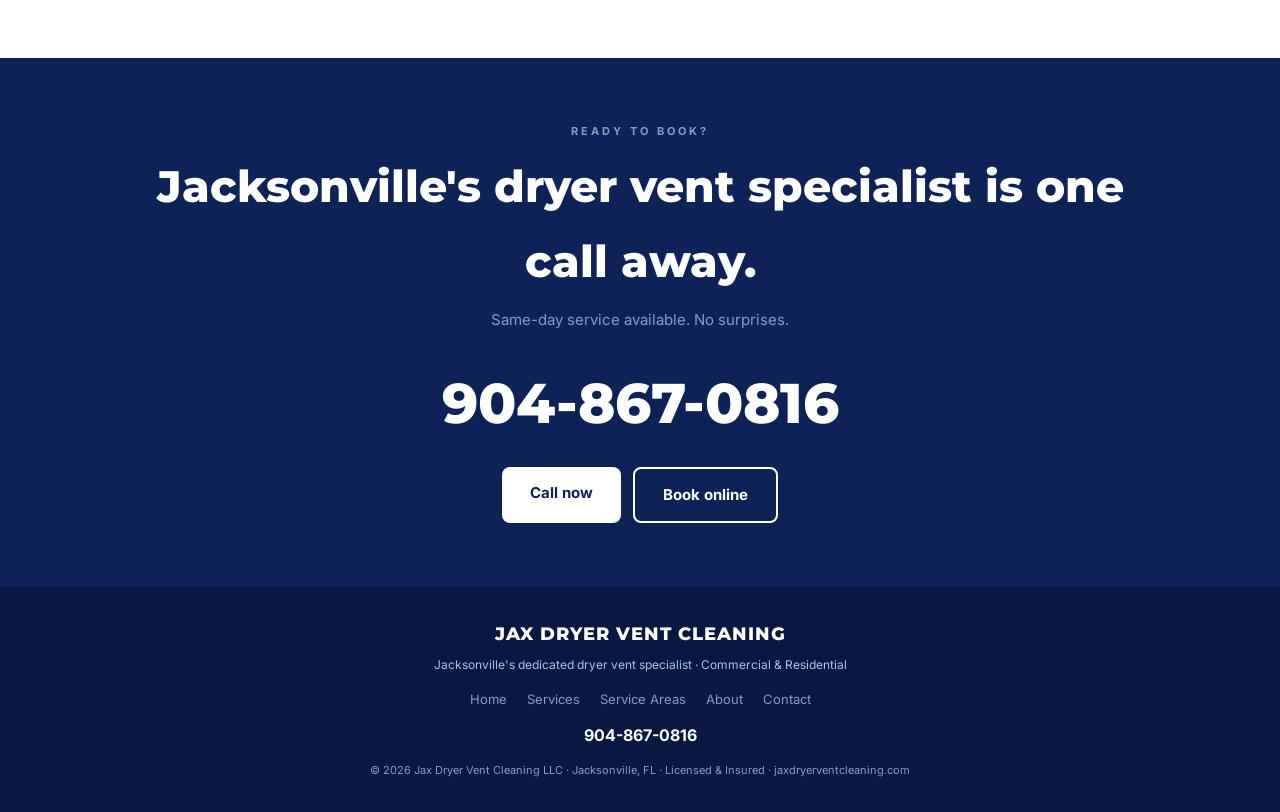
<file: faq.html>
<!DOCTYPE html>
<html lang="en">

<!-- JAX DRYER VENT CLEANERS — FAQ PAGE (faq.html) -->

<head>
  <meta charset="UTF-8">
  <meta name="viewport" content="width=device-width, initial-scale=1.0">
  <title>Dryer Vent Cleaning FAQ | Jax Dryer Vent Cleaners Jacksonville FL</title>
  <meta name="description" content="Answers to common questions about dryer vent cleaning in Jacksonville, FL. How often, how long it takes, fire risk, pricing, and more. Call 904-867-0816.">
  <link rel="canonical" href="https://www.jaxdryerventcleaning.com/faq.html">
  <link rel="stylesheet" href="style.css">
  
  <!-- FAQ Schema for Google Rich Snippets -->
  <script type="application/ld+json">
  {
    "@context": "https://schema.org",
    "@type": "FAQPage",
    "mainEntity": [{
      "@type": "Question",
      "name": "How dangerous is a clogged dryer vent?",
      "acceptedAnswer": {
        "@type": "Answer",
        "text": "Clogged dryer vents cause approximately 15,000 house fires every year. Lint is highly flammable, and a clean vent is the simplest way to protect your Jacksonville home."
      }
    }, {
      "@type": "Question",
      "name": "How often should I have my dryer vent cleaned?",
      "acceptedAnswer": {
        "@type": "Answer",
        "text": "The CSIA recommends once per year. In Florida's high humidity, we often recommend every 6-12 months to prevent lint clumping."
      }
    }, {
      "@type": "Question",
      "name": "How much does dryer vent cleaning cost in Jacksonville?",
      "acceptedAnswer": {
        "@type": "Answer",
        "text": "Residential cleanings typically start at $129, depending on the length of the vent run and roof access requirements."
      }
    }]
  }
  </script>

  <style>
    .faq-list { max-width: 760px; margin: 0 auto; display: flex; flex-direction: column; gap: 12px; }

    .faq-item {
      border: 0.5px solid #ddd;
      border-radius: var(--radius);
      overflow: hidden;
      background: var(--white);
    }

    .faq-question {
      width: 100%;
      background: none;
      border: none;
      padding: 20px 24px;
      display: flex;
      justify-content: space-between;
      align-items: center;
      gap: 16px;
      cursor: pointer;
      text-align: left;
      font-family: 'Inter', sans-serif;
      font-size: 16px;
      font-weight: 700;
      color: var(--text);
      transition: background 0.15s;
    }

    .faq-question:hover { background: var(--gray); }
    .faq-question.open  { background: var(--navy-light); color: var(--navy); }

    .faq-icon {
      font-size: 22px;
      font-weight: 300;
      color: var(--navy);
      flex-shrink: 0;
      line-height: 1;
      transition: transform 0.2s;
    }

    .faq-question.open .faq-icon { transform: rotate(45deg); }

    .faq-answer {
      display: none;
      padding: 0 24px 20px;
      font-size: 15px;
      color: var(--text-muted);
      line-height: 1.7;
      border-top: 0.5px solid #eee;
    }

    .faq-answer.open { display: block; }

    .faq-category {
      font-family: 'Montserrat', sans-serif;
      font-size: 13px;
      font-weight: 700;
      letter-spacing: 3px;
      color: var(--navy);
      text-transform: uppercase;
      margin: 40px 0 16px;
      max-width: 760px;
      margin-left: auto;
      margin-right: auto;
    }

    .faq-category:first-of-type { margin-top: 0; }
  </style>
</head>

<body>

  <!-- NAV — injected by components.js -->
  <div id="nav-placeholder"></div>


  <!-- PAGE HERO -->
  <section class="page-hero">
    <div class="container">
      <div class="section-label section-label-light">Frequently asked questions</div>
      <h1>Everything you want to know about dryer vent cleaning.</h1>
      <p>Can't find your answer? Call us at <a href="tel:9048670816" style="color:var(--white); font-weight:700;">904-867-0816</a> — we're happy to help.</p>
    </div>
  </section>


  <!-- FAQ SECTION -->
  <section class="section">
    <div class="container">

      <div class="faq-category">Safety</div>
      <div class="faq-list">

        <div class="faq-item">
          <button class="faq-question" onclick="toggleFaq(this)">
            How dangerous is a clogged dryer vent?
            <span class="faq-icon">+</span>
          </button>
          <div class="faq-answer">
            <p>Very. The U.S. Fire Administration reports that clogged dryer vents cause approximately 15,000 house fires every year, resulting in deaths, injuries, and hundreds of millions of dollars in property damage. Lint is highly flammable, and when it builds up inside the vent, even a small spark from the heating element can ignite it. A clean vent is one of the simplest ways to protect your home and family.</p>
          </div>
        </div>

        <div class="faq-item">
          <button class="faq-question" onclick="toggleFaq(this)">
            What are the warning signs that my dryer vent needs cleaning?
            <span class="faq-icon">+</span>
          </button>
          <div class="faq-answer">
            <p>Watch for these warning signs:</p>
            <ul style="margin-top:8px; padding-left:20px; display:flex; flex-direction:column; gap:6px;">
              <li>Clothes take more than one cycle to dry fully</li>
              <li>Clothes or the dryer itself feel unusually hot after a cycle</li>
              <li>You notice a burning smell when the dryer is running</li>
              <li>The laundry room feels more humid than usual</li>
              <li>The exterior vent flap doesn't open when the dryer is on</li>
              <li>It's been more than a year since your last cleaning</li>
            </ul>
            <p style="margin-top:10px;">If you notice any of these, stop using the dryer until it's been inspected.</p>
          </div>
        </div>

        <div class="faq-item">
          <button class="faq-question" onclick="toggleFaq(this)">
            Can I clean my dryer vent myself?
            <span class="faq-icon">+</span>
          </button>
          <div class="faq-answer">
            <p>You can remove lint from the lint trap and clean a few feet of duct with a brush kit from the hardware store — but this only addresses the first section of the vent. Most of the lint buildup occurs deeper in the run, around bends, and at the exterior termination point. Our professional cleaning system reaches the full length of the vent and measures airflow before and after to confirm it's clear, while DIY or an inexperienced cleaning contractor often leaves the most dangerous buildup untouched.</p>
          </div>
        </div>

      </div>


      <div class="faq-category">Service</div>
      <div class="faq-list">

        <div class="faq-item">
          <button class="faq-question" onclick="toggleFaq(this)">
            How much does dryer vent cleaning cost?
            <span class="faq-icon">+</span>
          </button>
          <div class="faq-answer">
            <p>We provide quotes directly — call us at <a href="tel:9048670816" style="color:var(--navy); font-weight:700;">904-867-0816</a> or use the contact form and we'll get back to you quickly. Pricing depends on your specific vent configuration, and there are no hidden fees — the price you're quoted is the price you pay.</p>
          </div>
        </div>

        <div class="faq-item">
          <button class="faq-question" onclick="toggleFaq(this)">
            How long does a dryer vent cleaning take?
            <span class="faq-icon">+</span>
          </button>
          <div class="faq-answer">
            <p>Most residential jobs are completed in 30–60 minutes from arrival to departure. That includes setup, the full clean, airflow testing, and cleanup. We'll communicate your arrival window ahead of time and show up when we say we will — and we'll call when we're on the way.</p>
          </div>
        </div>

        <div class="faq-item">
          <button class="faq-question" onclick="toggleFaq(this)">
            Do you offer same-day service?
            <span class="faq-icon">+</span>
          </button>
          <div class="faq-answer">
            <p>Yes, same-day appointments are frequently available, especially on weekdays. Call us at <a href="tel:9048670816" style="color:var(--navy); font-weight:700;">904-867-0816</a> and we'll do our best to get you scheduled quickly. If you're seeing warning signs — burning smell, very long dry times — don't wait.</p>
          </div>
        </div>

        <div class="faq-item">
          <button class="faq-question" onclick="toggleFaq(this)">
            What payment methods do you accept?
            <span class="faq-icon">+</span>
          </button>
          <div class="faq-answer">
            <p>We accept 'tap to pay' Credit and Debit cards, Zelle, Venmo, Paypal, Checks, and Cash. Payment is due at the time of service. We'll send you a digital invoice after the job is complete.</p>
          </div>
        </div>

      </div>


      <div class="faq-category">How Often</div>
      <div class="faq-list">

        <div class="faq-item">
          <button class="faq-question" onclick="toggleFaq(this)">
            How often should I have my dryer vent cleaned?
            <span class="faq-icon">+</span>
          </button>
          <div class="faq-answer">
            <p>The Chimney Safety Institute of America recommends once per year for most households. With Northeast Florida's high-humidity climate, lint compacts more quickly than in drier regions. Many homes benefit from cleaning every 6 months. You may also need more frequent cleaning if you have a large family doing heavy laundry, pets that shed, or a dryer vent run longer than 25 feet.</p>
          </div>
        </div>

        <div class="faq-item">
          <button class="faq-question" onclick="toggleFaq(this)">
            Does a new home need dryer vent cleaning?
            <span class="faq-icon">+</span>
          </button>
          <div class="faq-answer">
            <p>Yes, and sooner than most people expect. New construction in Jacksonville (Nocatee, St. Johns, Ponte Vedra) often features longer vent runs due to slab-on-grade layouts. These longer runs trap lint faster than shorter ones, and construction debris can also partially block the vent from day one. We recommend a first cleaning within the first year of moving in.</p>
          </div>
        </div>

      </div>


      <div class="faq-category">What to Expect</div>
      <div class="faq-list">

        <div class="faq-item">
          <button class="faq-question" onclick="toggleFaq(this)">
            What happens during a dryer vent cleaning appointment?
            <span class="faq-icon">+</span>
          </button>
          <div class="faq-answer">
            <p>Here's exactly what we do:</p>
            <ol style="margin-top:8px; padding-left:20px; display:flex; flex-direction:column; gap:6px;">
              <li>We measure airflow at the start so you have a baseline reading</li>
              <li>We run specialized equipment through the full length of the vent, from the dryer connection to the exterior termination</li>
              <li>We inspect the exterior cap and clear any debris or blockages</li>
              <li>We measure airflow again and give you the before/after numbers in a written report</li>
              <li>We flag any issues — crushed duct, wrong materials, disconnected sections — and explain your options</li>
            </ol>
            <p style="margin-top:10px;">The whole process is clean and contained. We leave your home the same way we found it.</p>
          </div>
        </div>

        <div class="faq-item">
          <button class="faq-question" onclick="toggleFaq(this)">
            Do I need to be home during the cleaning?
            <span class="faq-icon">+</span>
          </button>
          <div class="faq-answer">
            <p>Yes, someone should be home so we can access the laundry area and the exterior vent. If you have a specific situation (gated community, keypad, etc.), just let us know when you book and we'll work with you.</p>
          </div>
        </div>

        <div class="faq-item">
          <button class="faq-question" onclick="toggleFaq(this)">
            What if you find a problem with my vent during the cleaning?
            <span class="faq-icon">+</span>
          </button>
          <div class="faq-answer">
            <p>You don't pay if we cannot complete the cleaning. We'll show you exactly what we found and explain your options clearly — no pressure. Common issues include crushed or kinked ductwork, improper materials (like bathroom exhaust tubing instead of high temperature rated vent pipe), disconnected sections, or a blocked exterior cap. Many repairs can be done on the spot. If a repair is needed, we'll quote it before we do any additional work.</p>
          </div>
        </div>

      </div>

    </div>
  </section>


  <!-- CTA BAND -->
  <section class="cta-band">
    <div class="container">
      <div class="section-label section-label-light">Ready to book?</div>
      <h2>Jacksonville's dryer vent specialist is one call away.</h2>
      <p>Same-day service available. No surprises.</p>
      <a href="tel:9048670816" class="cta-phone">904-867-0816</a>
      <div style="display:flex; gap:12px; justify-content:center; flex-wrap:wrap;">
        <a href="tel:9048670816" class="btn btn-gold">Call now</a>
        <a href="contact.html"   class="btn btn-outline">Book online</a>
      </div>
    </div>
  </section>


  <!-- FOOTER — injected by components.js -->
  <div id="footer-placeholder"></div>
  <script src="components.js"></script>

  <script>
    function toggleFaq(btn) {
      const answer = btn.nextElementSibling;
      const isOpen = btn.classList.contains('open');

      document.querySelectorAll('.faq-question.open').forEach(q => {
        q.classList.remove('open');
        q.nextElementSibling.classList.remove('open');
      });

      if (!isOpen) {
        btn.classList.add('open');
        answer.classList.add('open');
      }
    }
  </script>

</body>
</html>
</file>
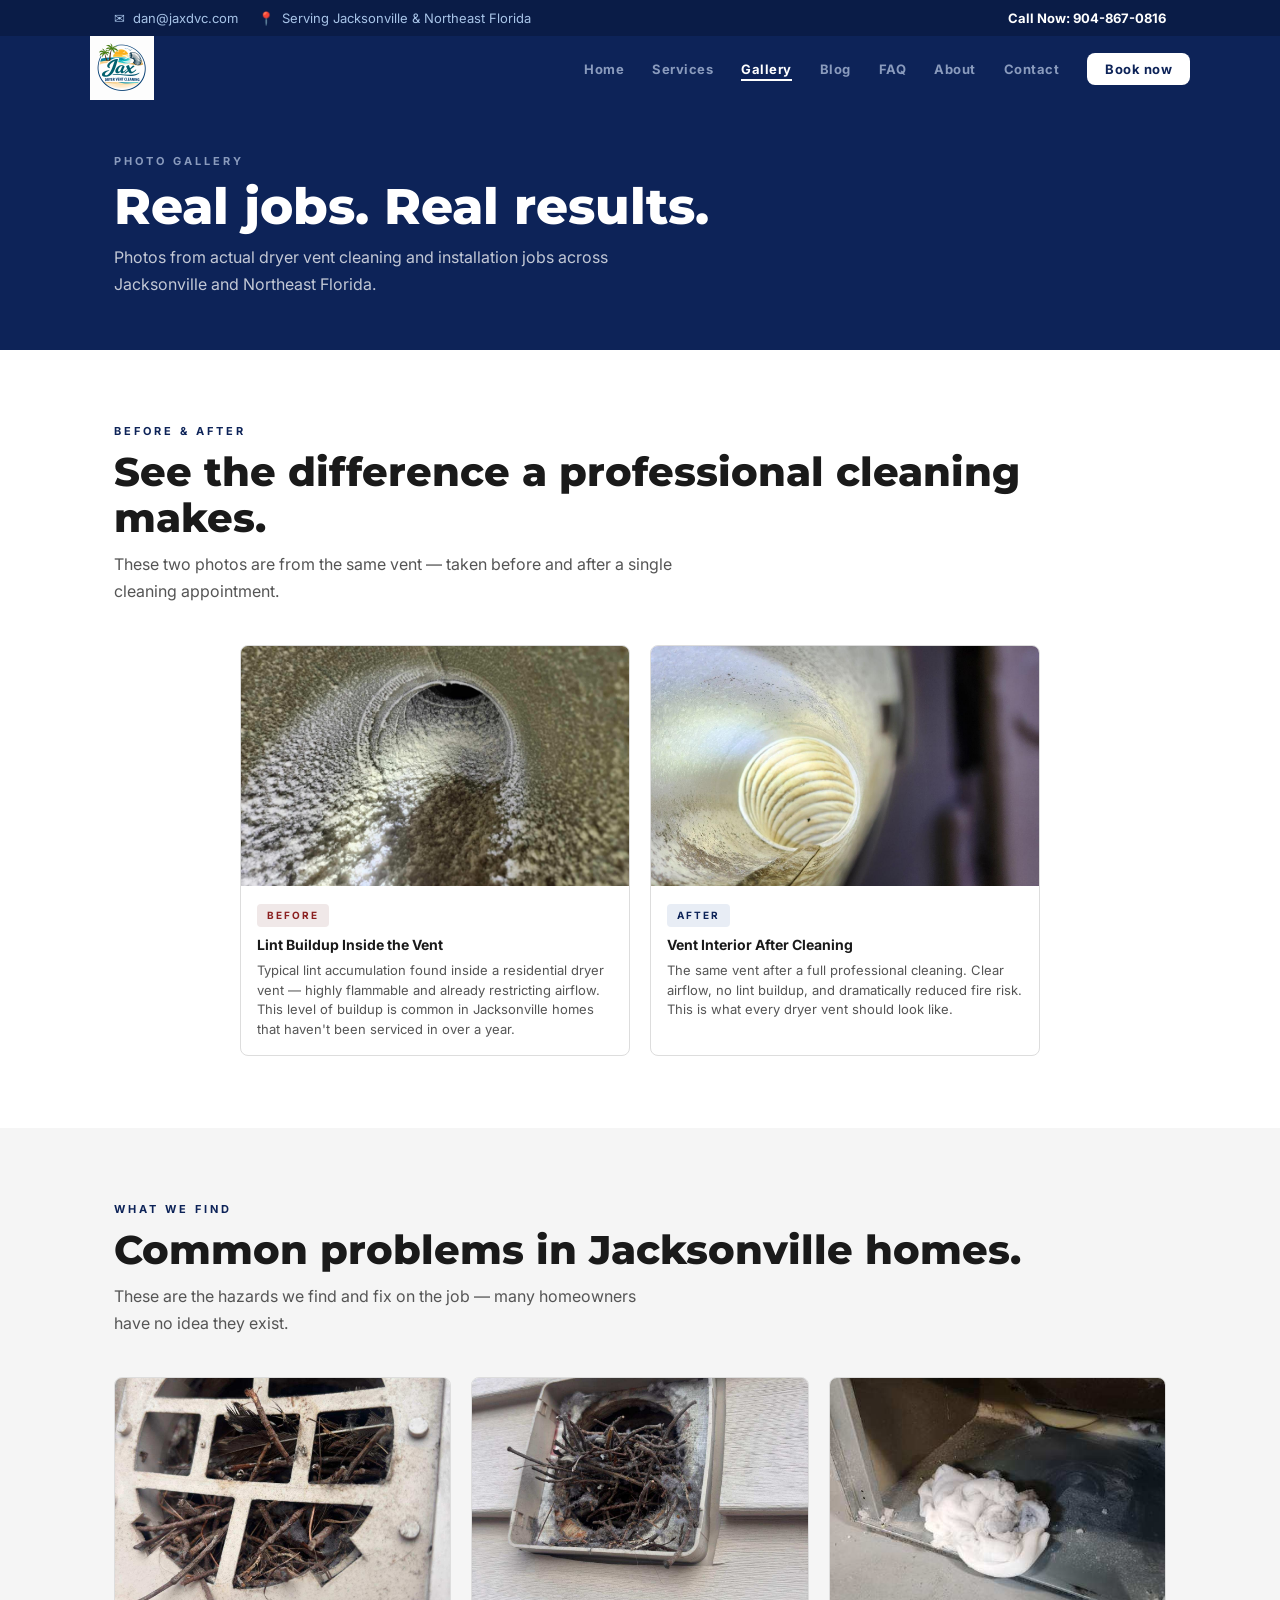
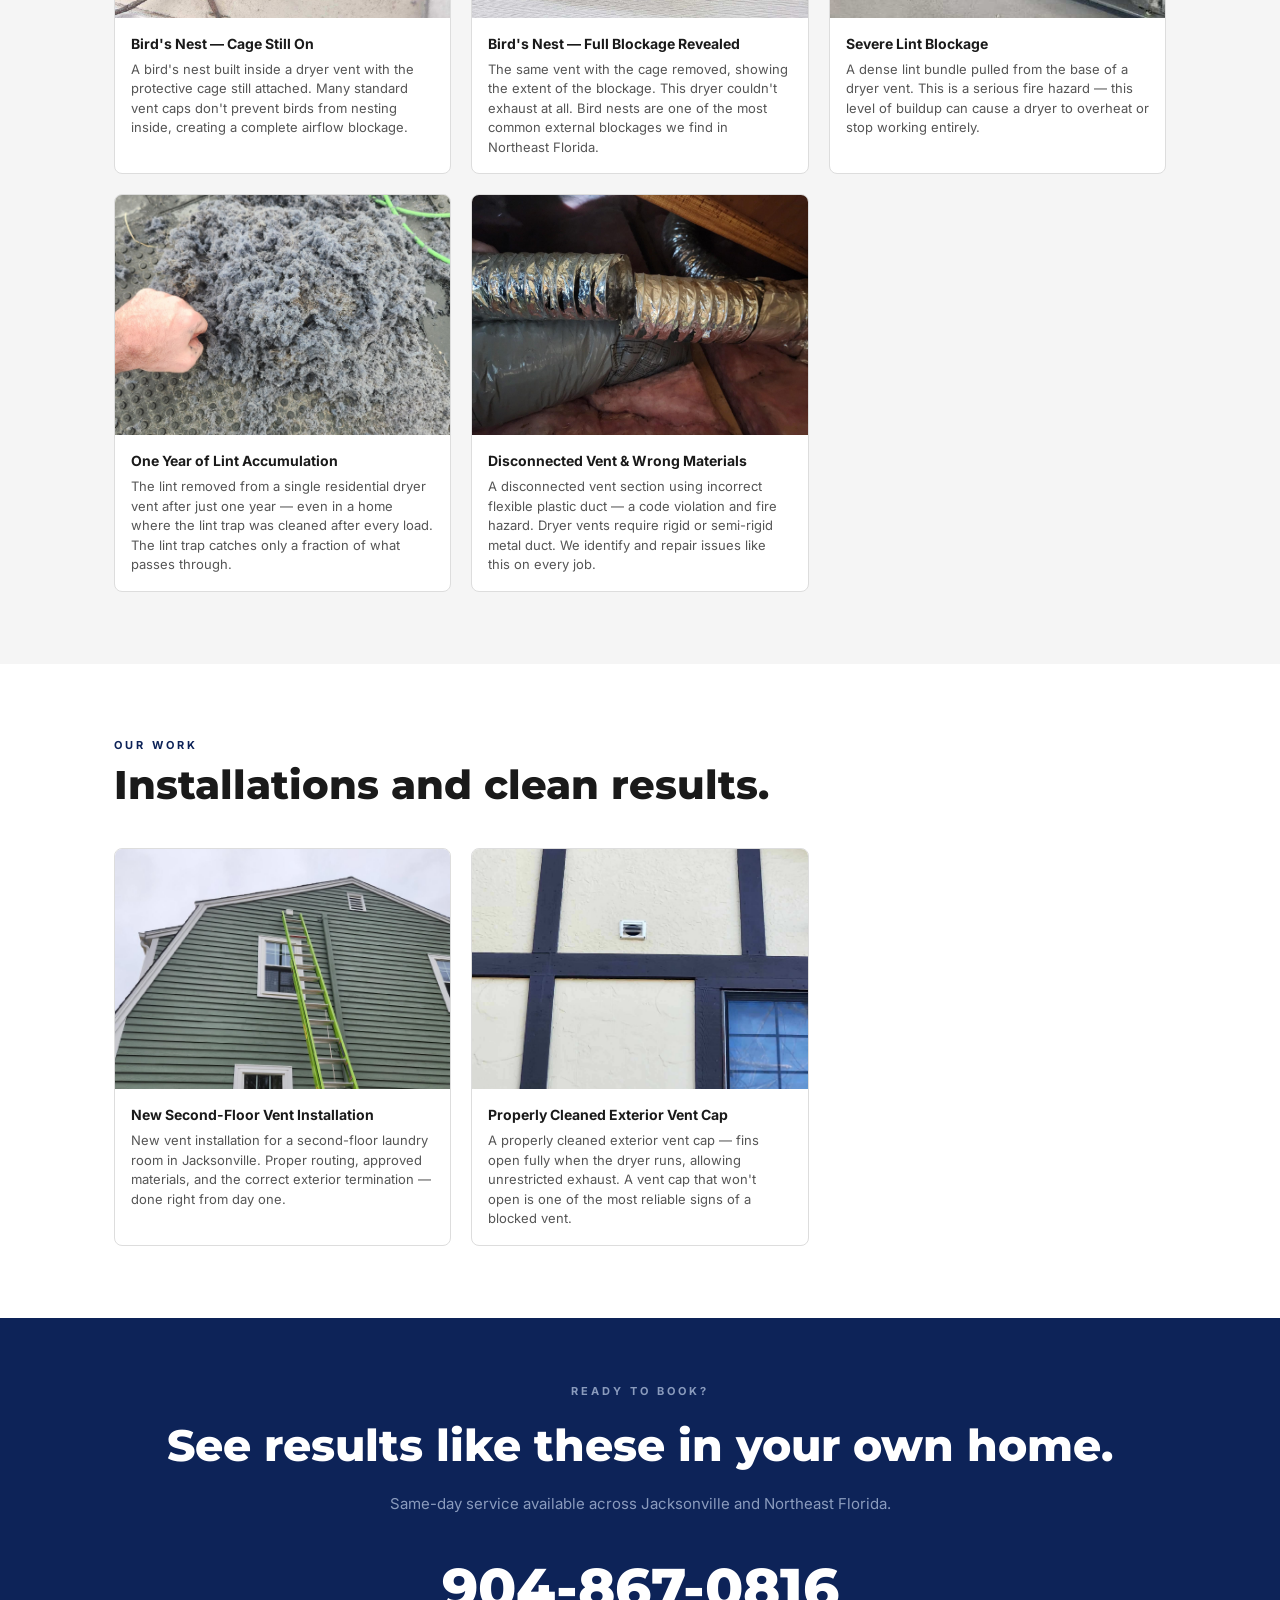
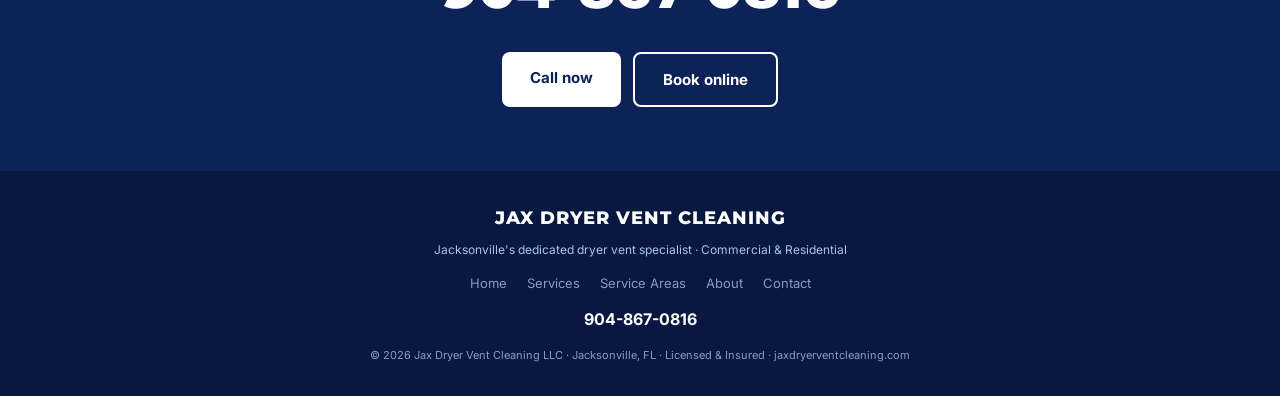
<file: gallery.html>
<!DOCTYPE html>
<html lang="en">

<!-- JAX DRYER VENT CLEANING — GALLERY PAGE (gallery.html) -->

<head>
  <meta charset="UTF-8">
  <meta name="viewport" content="width=device-width, initial-scale=1.0">
  <title>Dryer Vent Cleaning Photo Gallery | Before &amp; After | Jacksonville FL</title>
  <meta name="description" content="Real photos from dryer vent cleaning jobs in Jacksonville, FL. See before and after results, bird nest blockages, dangerous lint buildup, and new vent installations.">
  <link rel="canonical" href="https://www.jaxdryerventcleaning.com/gallery.html">
  <link rel="stylesheet" href="style.css">
</head>

<body>

  <!-- NAV — injected by components.js -->
  <div id="nav-placeholder"></div>


  <!-- PAGE HERO -->
  <section class="page-hero">
    <div class="container">
      <div class="section-label section-label-light">Photo gallery</div>
      <h1>Real jobs. Real results.</h1>
      <p>Photos from actual dryer vent cleaning and installation jobs across Jacksonville and Northeast Florida.</p>
    </div>
  </section>


  <!-- BEFORE & AFTER -->
  <section class="section">
    <div class="container">
      <div class="section-header">
        <div class="section-label">Before &amp; after</div>
        <h2>See the difference a professional cleaning makes.</h2>
        <p>These two photos are from the same vent — taken before and after a single cleaning appointment.</p>
      </div>

      <div class="gallery-grid gallery-grid-2col">

        <div class="gallery-item">
          <img
            src="Images/Gallery/Lint-buildup-inside-vent.JPG"
            alt="Lint buildup inside dryer vent before cleaning — fire hazard in Jacksonville FL home"
            loading="lazy"
          >
          <div class="gallery-caption">
            <span class="gallery-before-after-label label-before">Before</span>
            <strong>Lint Buildup Inside the Vent</strong>
            <p>Typical lint accumulation found inside a residential dryer vent — highly flammable and already restricting airflow. This level of buildup is common in Jacksonville homes that haven't been serviced in over a year.</p>
          </div>
        </div>

        <div class="gallery-item">
          <img
            src="Images/Gallery/Cleaned-vent-inside.JPG"
            alt="Clean dryer vent interior after professional cleaning — Jacksonville FL"
            loading="lazy"
          >
          <div class="gallery-caption">
            <span class="gallery-before-after-label label-after">After</span>
            <strong>Vent Interior After Cleaning</strong>
            <p>The same vent after a full professional cleaning. Clear airflow, no lint buildup, and dramatically reduced fire risk. This is what every dryer vent should look like.</p>
          </div>
        </div>

      </div>
    </div>
  </section>


  <!-- WHAT WE FIND -->
  <section class="section section-gray">
    <div class="container">
      <div class="section-header">
        <div class="section-label">What we find</div>
        <h2>Common problems in Jacksonville homes.</h2>
        <p>These are the hazards we find and fix on the job — many homeowners have no idea they exist.</p>
      </div>

      <div class="gallery-grid">

        <div class="gallery-item">
          <img
            src="Images/Gallery/Birds_nest_1.JPG"
            alt="Bird's nest blocking dryer vent with exterior cage still in place — Jacksonville FL"
            loading="lazy"
          >
          <div class="gallery-caption">
            <strong>Bird's Nest — Cage Still On</strong>
            <p>A bird's nest built inside a dryer vent with the protective cage still attached. Many standard vent caps don't prevent birds from nesting inside, creating a complete airflow blockage.</p>
          </div>
        </div>

        <div class="gallery-item">
          <img
            src="Images/Gallery/Birds_nest_2.JPG"
            alt="Bird's nest fully blocking dryer vent with cage removed — Jacksonville FL"
            loading="lazy"
          >
          <div class="gallery-caption">
            <strong>Bird's Nest — Full Blockage Revealed</strong>
            <p>The same vent with the cage removed, showing the extent of the blockage. This dryer couldn't exhaust at all. Bird nests are one of the most common external blockages we find in Northeast Florida.</p>
          </div>
        </div>

        <div class="gallery-item">
          <img
            src="Images/Gallery/vent-large-blockage.JPG"
            alt="Large lint bundle pulled from base of dryer vent — serious fire hazard Jacksonville FL"
            loading="lazy"
          >
          <div class="gallery-caption">
            <strong>Severe Lint Blockage</strong>
            <p>A dense lint bundle pulled from the base of a dryer vent. This is a serious fire hazard — this level of buildup can cause a dryer to overheat or stop working entirely.</p>
          </div>
        </div>

        <div class="gallery-item">
          <img
            src="Images/Gallery/vent-lint-on-ground.JPEG"
            alt="One year of lint removed from residential dryer vent Jacksonville FL — even with regular lint trap cleaning"
            loading="lazy"
          >
          <div class="gallery-caption">
            <strong>One Year of Lint Accumulation</strong>
            <p>The lint removed from a single residential dryer vent after just one year — even in a home where the lint trap was cleaned after every load. The lint trap catches only a fraction of what passes through.</p>
          </div>
        </div>

        <div class="gallery-item">
          <img
            src="Images/Gallery/vent-disconnect-wrong-material.JPG"
            alt="Disconnected dryer vent using incorrect flexible plastic duct material — code violation Jacksonville FL"
            loading="lazy"
          >
          <div class="gallery-caption">
            <strong>Disconnected Vent &amp; Wrong Materials</strong>
            <p>A disconnected vent section using incorrect flexible plastic duct — a code violation and fire hazard. Dryer vents require rigid or semi-rigid metal duct. We identify and repair issues like this on every job.</p>
          </div>
        </div>

      </div>
    </div>
  </section>


  <!-- OUR WORK -->
  <section class="section">
    <div class="container">
      <div class="section-header">
        <div class="section-label">Our work</div>
        <h2>Installations and clean results.</h2>
      </div>

      <div class="gallery-grid">

        <div class="gallery-item">
          <img
            src="Images/Gallery/2nd-story-new-install.JPG"
            alt="New dryer vent installation for second-floor laundry room — Jacksonville FL"
            loading="lazy"
          >
          <div class="gallery-caption">
            <strong>New Second-Floor Vent Installation</strong>
            <p>New vent installation for a second-floor laundry room in Jacksonville. Proper routing, approved materials, and the correct exterior termination — done right from day one.</p>
          </div>
        </div>

        <div class="gallery-item">
          <img
            src="Images/Gallery/Clean-Vent-fins.JPG"
            alt="Clean dryer vent exterior cap with fins fully open — properly serviced Jacksonville FL home"
            loading="lazy"
          >
          <div class="gallery-caption">
            <strong>Properly Cleaned Exterior Vent Cap</strong>
            <p>A properly cleaned exterior vent cap — fins open fully when the dryer runs, allowing unrestricted exhaust. A vent cap that won't open is one of the most reliable signs of a blocked vent.</p>
          </div>
        </div>

      </div>
    </div>
  </section>


  <!-- CTA BAND -->
  <section class="cta-band">
    <div class="container">
      <div class="section-label section-label-light">Ready to book?</div>
      <h2>See results like these in your own home.</h2>
      <p>Same-day service available across Jacksonville and Northeast Florida.</p>
      <a href="tel:9048670816" class="cta-phone">904-867-0816</a>
      <div style="display:flex; gap:12px; justify-content:center; flex-wrap:wrap;">
        <a href="tel:9048670816" class="btn btn-gold">Call now</a>
        <a href="contact.html"  class="btn btn-outline">Book online</a>
      </div>
    </div>
  </section>


  <!-- FOOTER — injected by components.js -->
  <div id="footer-placeholder"></div>
  <script src="components.js"></script>

</body>
</html>
</file>
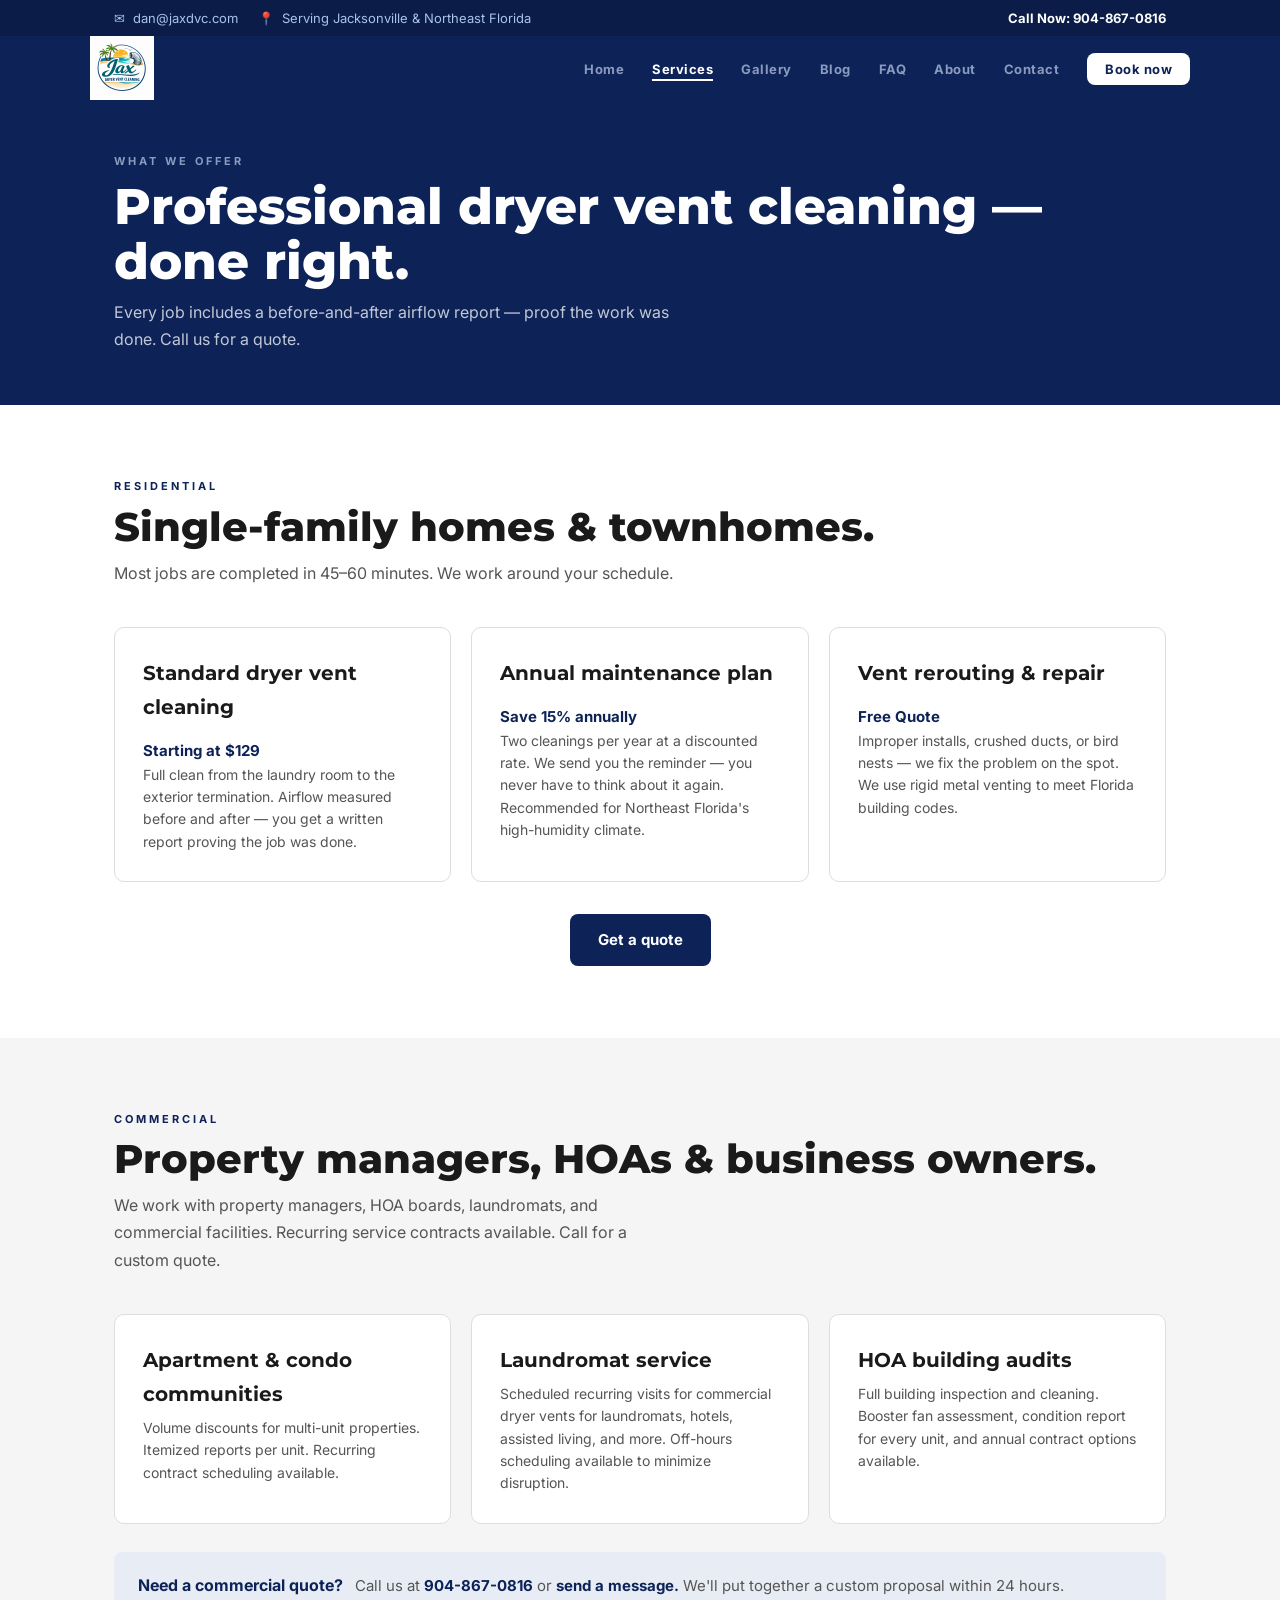
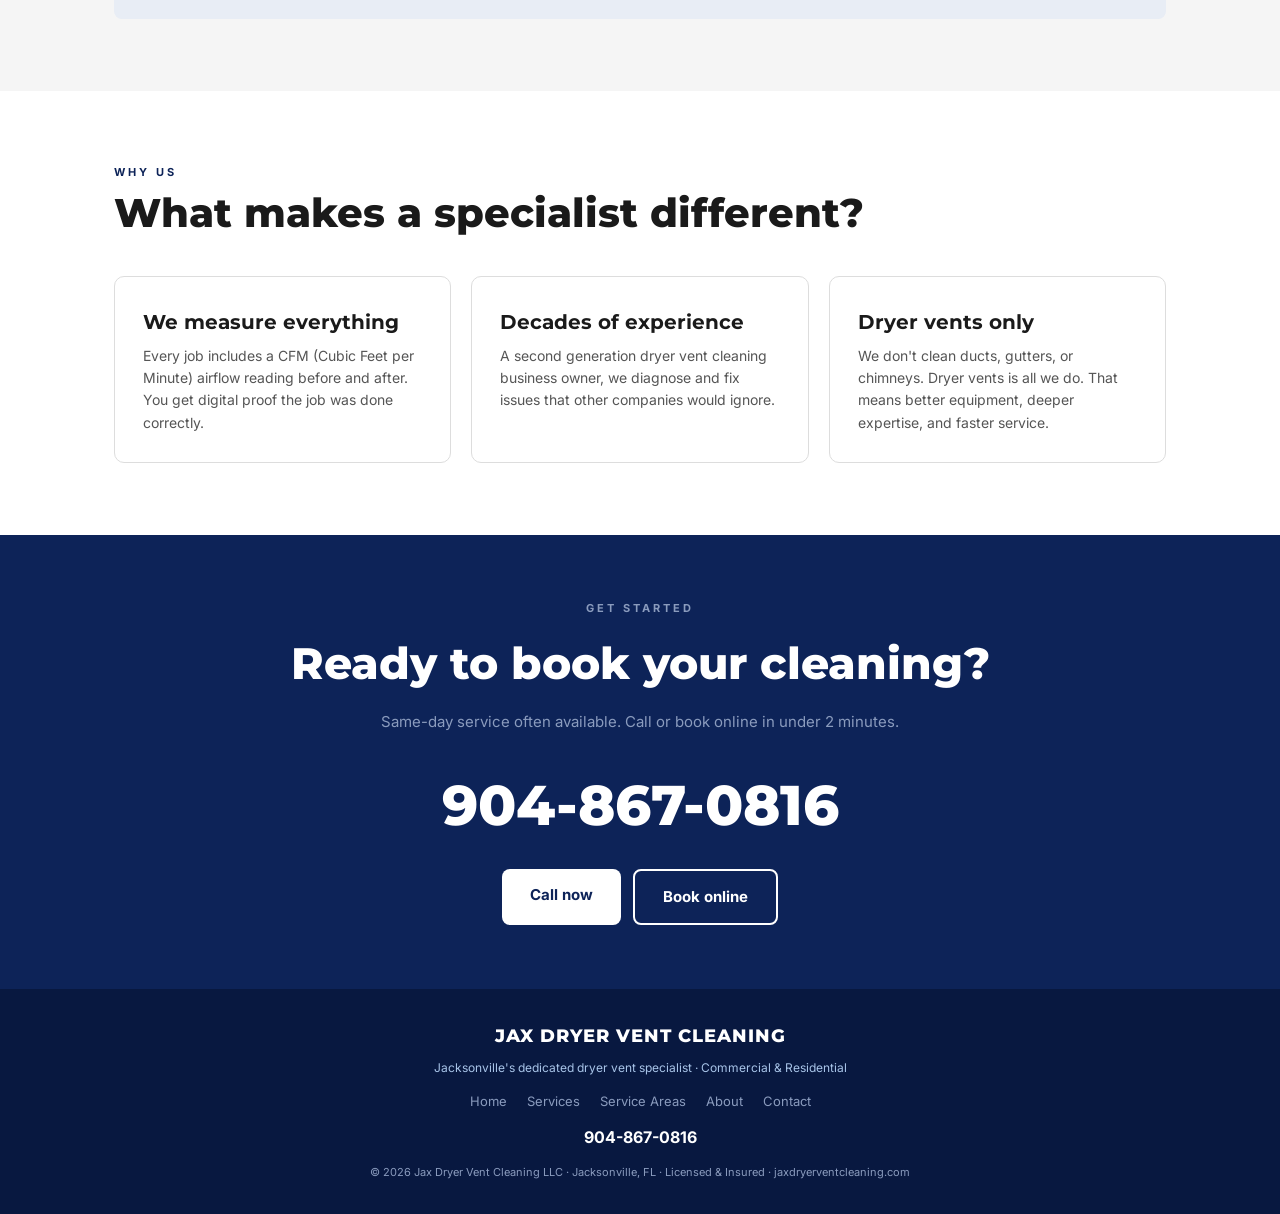
<file: services.html>
<!DOCTYPE html>
<html lang="en">

<!-- JAX DRYER VENT CLEANERS — SERVICES PAGE (services.html) -->

<head>
  <meta charset="UTF-8">
  <meta name="viewport" content="width=device-width, initial-scale=1.0">
  <title>Dryer Vent Cleaning Services | Jax Dryer Vent Cleaners Jacksonville FL</title>
  <meta name="description" content="Professional dryer vent cleaning for residential and commercial customers across Northeast Florida. Same-day available. Call 904-867-0816 for a quote.">
  <link rel="canonical" href="https://www.jaxdryerventcleaning.com/services.html">
  <link rel="stylesheet" href="style.css">
</head>

<body>

  <!-- NAV — injected by components.js -->
  <div id="nav-placeholder"></div>


  <!-- PAGE HERO -->
  <section class="page-hero">
    <div class="container">
      <div class="section-label section-label-light">What we offer</div>
      <h1>Professional dryer vent cleaning — done right.</h1>
      <p>Every job includes a before-and-after airflow report — proof the work was done. Call us for a quote.</p>
    </div>
  </section>


  <!-- RESIDENTIAL SERVICES -->
  <section class="section">
    <div class="container">
      <div class="section-header">
        <div class="section-label">Residential</div>
        <h2>Single-family homes &amp; townhomes.</h2>
        <p>Most jobs are completed in 45–60 minutes. We work around your schedule.</p>
      </div>

      <div class="service-grid">

        <div class="service-card">
          <h3>Standard dryer vent cleaning</h3>
          <div class="service-price">Starting at $129</div>
          <p>Full clean from the laundry room to the exterior termination. Airflow measured before and after — you get a written report proving the job was done.</p>
        </div>

        <div class="service-card">
          <h3>Annual maintenance plan</h3>
          <div class="service-price">Save 15% annually</div>
          <p>Two cleanings per year at a discounted rate. We send you the reminder — you never have to think about it again. Recommended for Northeast Florida's high-humidity climate.</p>
        </div>

        <div class="service-card">
          <h3>Vent rerouting &amp; repair</h3>
          <div class="service-price">Free Quote</div>
          <p>Improper installs, crushed ducts, or bird nests — we fix the problem on the spot. We use rigid metal venting to meet Florida building codes.</p>
        </div>

      </div>

      <div style="text-align:center; margin-top:32px;">
        <a href="contact.html" class="btn btn-teal">Get a quote</a>
      </div>
    </div>
  </section>


  <!-- COMMERCIAL SERVICES -->
  <section class="section section-gray">
    <div class="container">
      <div class="section-header">
        <div class="section-label">Commercial</div>
        <h2>Property managers, HOAs &amp; business owners.</h2>
        <p>We work with property managers, HOA boards, laundromats, and commercial facilities. Recurring service contracts available. Call for a custom quote.</p>
      </div>

      <div class="service-grid">

        <div class="service-card">
          <h3>Apartment &amp; condo communities</h3>
          <p>Volume discounts for multi-unit properties. Itemized reports per unit. Recurring contract scheduling available.</p>
        </div>

        <div class="service-card">
          <h3>Laundromat service</h3>
          <p>Scheduled recurring visits for commercial dryer vents for laundromats, hotels, assisted living, and more. Off-hours scheduling available to minimize disruption.</p>
        </div>

        <div class="service-card">
          <h3>HOA building audits</h3>
          <p>Full building inspection and cleaning. Booster fan assessment, condition report for every unit, and annual contract options available.</p>
        </div>

      </div>

      <div style="margin-top:28px; background:var(--navy-light); border-radius:8px; padding:20px 24px;">
        <strong style="color:var(--navy);">Need a commercial quote?</strong>
        <span style="color:var(--text-muted); margin-left:8px; font-size:15px;">
          Call us at
          <a href="tel:9048670816" style="color:var(--navy); font-weight:700;">904-867-0816</a>
          or
          <a href="contact.html" style="color:var(--navy); font-weight:700;">send a message.</a>
          We'll put together a custom proposal within 24 hours.
        </span>
      </div>
    </div>
  </section>


  <!-- WHY A SPECIALIST -->
  <section class="section">
    <div class="container">
      <div class="section-header">
        <div class="section-label">Why us</div>
        <h2>What makes a specialist different?</h2>
      </div>

      <div class="service-grid">

        <div class="service-card">
          <h3>We measure everything</h3>
          <p>Every job includes a CFM (Cubic Feet per Minute) airflow reading before and after. You get digital proof the job was done correctly.</p>
        </div>

        <div class="service-card">
          <h3>Decades of experience</h3>
          <p>A second generation dryer vent cleaning business owner, we diagnose and fix issues that other companies would ignore.</p>
        </div>

        <div class="service-card">
          <h3>Dryer vents only</h3>
          <p>We don't clean ducts, gutters, or chimneys. Dryer vents is all we do. That means better equipment, deeper expertise, and faster service.</p>
        </div>

      </div>
    </div>
  </section>


  <!-- CTA BAND -->
  <section class="cta-band">
    <div class="container">
      <div class="section-label section-label-light">Get started</div>
      <h2>Ready to book your cleaning?</h2>
      <p>Same-day service often available. Call or book online in under 2 minutes.</p>
      <a href="tel:9048670816" class="cta-phone">904-867-0816</a>
      <div style="display:flex; gap:12px; justify-content:center; flex-wrap:wrap;">
        <a href="tel:9048670816" class="btn btn-gold">Call now</a>
        <a href="contact.html"   class="btn btn-outline">Book online</a>
      </div>
    </div>
  </section>


  <!-- FOOTER — injected by components.js -->
  <div id="footer-placeholder"></div>
  <script src="components.js"></script>

</body>
</html>
</file>
<file: style.css>
/* ==========================================================================
   JAX DRYER VENT CLEANING — MAIN STYLESHEET
   File: style.css

   COLOR PALETTE:
   --navy       → primary dark navy — nav, footer, buttons, headings
   --navy-dark  → deeper navy — footer background
   --navy-light → very light navy tint — card backgrounds, area pills
   --navy-soft  → muted blue-gray — text on dark backgrounds
   --white      → white — card surfaces, text on dark
   --black      → near-black — body text

   FONTS:
   Montserrat 700/800 → headings, large display text
   Inter 400/700      → body text, nav links, buttons
   ========================================================================== */


/* ==========================================================================
   1. FONTS & BRAND COLORS
   ========================================================================== */

@import url('https://fonts.googleapis.com/css2?family=Inter:wght@400;700&family=Montserrat:wght@700;800&display=swap');

:root {
  /* Navy palette */
  --navy:       #0D2358;   /* primary navy — nav, footer, dark buttons */
  --navy-dark:  #081840;   /* deeper navy — footer background */
  --navy-mid:   #1A3570;   /* medium navy — dividers on dark sections */
  --navy-light: #e8edf5;   /* very light navy tint — pills, icon boxes */
  --navy-soft:  #8A9BBD;   /* muted — secondary text on dark backgrounds */

  /* Neutrals */
  --white:      #ffffff;
  --black:      #1a1a1a;   /* near-black — primary body text */
  --gray:       #f5f5f5;   /* light gray — alternating section backgrounds */
  --text:       #1a1a1a;
  --text-muted: #555555;

  /* Layout */
  --max:    1100px;
  --radius: 8px;
}


/* ==========================================================================
   2. RESET & BASE STYLES
   ========================================================================== */

* { box-sizing: border-box; margin: 0; padding: 0; }

html { scroll-behavior: smooth; }

body {
  font-family: 'Inter', sans-serif;
  font-size: 16px;
  line-height: 1.7;
  color: var(--text);
  background: var(--white);
}

a { color: inherit; text-decoration: none; }
img { max-width: 100%; display: block; }

.container {
  max-width: var(--max);
  margin: 0 auto;
  padding: 0 24px;
}


/* ==========================================================================
   3. NAVIGATION — DESKTOP
   ========================================================================== */

nav {
  background: var(--navy);
  padding: 0 24px;
  position: sticky;
  top: 0;
  z-index: 100;
}

.nav-inner {
  max-width: var(--max);
  margin: 0 auto;
  display: flex;
  align-items: center;
  justify-content: space-between;
  height: 64px;
}

.nav-logo { display: flex; align-items: center; gap: 10px; }

.nav-links {
  display: flex;
  align-items: center;
  gap: 28px;
  list-style: none;
}

.nav-links a {
  color: var(--navy-soft);
  font-size: 13px;
  font-weight: 700;
  letter-spacing: 0.5px;
  transition: color 0.2s;
}

.nav-links a:hover { color: var(--white); }

/* White phone number in nav */
.nav-phone {
  color: var(--white) !important;
  font-size: 15px !important;
  font-weight: 700 !important;
}

/* "Book now" white pill button in nav */
.nav-cta {
  background: var(--white);
  color: var(--navy) !important;
  padding: 8px 18px;
  border-radius: var(--radius);
  font-weight: 700 !important;
}


/* ==========================================================================
   4. NAVIGATION — MOBILE HAMBURGER
   ========================================================================== */

.nav-hamburger-wrap {
  display: none;
  position: relative;
}

.nav-hamburger {
  display: flex;
  flex-direction: column;
  gap: 5px;
  cursor: pointer;
  padding: 4px;
}

.nav-hamburger span {
  display: block;
  width: 22px;
  height: 2px;
  background: var(--navy-soft);
  border-radius: 2px;
}

.mobile-nav-dropdown {
  display: none;
  position: absolute;
  top: 100%;
  right: 0;
  background: var(--navy);
  padding: 16px 24px;
  border-top: 1px solid var(--navy-mid);
  border-radius: 0 0 8px 8px;
  min-width: 220px;
  z-index: 200;
  box-shadow: 0 8px 24px rgba(0,0,0,0.3);
}

.mobile-nav-dropdown.is-active { display: block; }

/* Sticky Mobile CTA */
.mobile-sticky-cta {
  display: none;
  position: fixed;
  bottom: 0;
  left: 0;
  width: 100%;
  background: #C49A3D; /* Gold/Teal contrast */
  color: #fff;
  text-align: center;
  padding: 16px;
  font-weight: 800;
  z-index: 999;
  box-shadow: 0 -2px 10px rgba(0,0,0,0.2);
}

.mobile-nav-dropdown ul {
  list-style: none;
  display: flex;
  flex-direction: column;
  gap: 16px;
}


/* ==========================================================================
   5. BUTTONS

   .btn-navy    → navy background, white text — primary CTA on light sections
   .btn-gold    → white background, navy text — primary CTA on dark sections
   .btn-white   → white background, navy text — same as btn-gold
   .btn-outline → transparent, white border   — secondary on dark sections
   .btn-teal    → navy background, white text — same as btn-navy
   ========================================================================== */

.btn {
  display: inline-block;
  padding: 13px 28px;
  border-radius: var(--radius);
  font-family: 'Inter', sans-serif;
  font-size: 15px;
  font-weight: 700;
  cursor: pointer;
  transition: opacity 0.2s, transform 0.1s;
  border: none;
}

.btn:hover  { opacity: 0.88; }
.btn:active { transform: scale(0.98); }

/* Primary on dark sections — white button, navy text */
.btn-gold    { background: var(--white);  color: var(--navy); }
.btn-white   { background: var(--white);  color: var(--navy); }

/* Secondary on dark sections */
.btn-outline { background: transparent;   color: var(--white); border: 2px solid var(--white); }

/* Primary on light sections — navy button, white text */
.btn-teal    { background: var(--navy);   color: var(--white); }
.btn-navy    { background: var(--navy);   color: var(--white); }


/* ==========================================================================
   6. SECTION LABELS
   Small ALL-CAPS eyebrow text above section headings.
   ========================================================================== */

.section-label {
  font-size: 11px;
  font-weight: 700;
  letter-spacing: 3px;
  color: var(--navy);
  text-transform: uppercase;
  margin-bottom: 8px;
}

.section-label-light { color: var(--navy-soft); }
.hero .section-label-light { color: rgba(255,255,255,0.75); }


/* ==========================================================================
   7. HERO — HOMEPAGE
   ========================================================================== */

.hero {
  background: url('Images/Hero-Image3.jpg') center/cover no-repeat;
  padding: 72px 24px 64px;
}

.hero-inner {
  max-width: 740px;
  margin: 0;
  background: rgba(8, 24, 64, 0.85);
  padding: 36px 40px;
  border-radius: 12px;
  backdrop-filter: blur(4px);
}

.hero h1 {
  font-family: 'Montserrat', sans-serif;
  font-size: clamp(36px, 5vw, 56px);
  font-weight: 800;
  color: var(--white);
  line-height: 1.1;
  max-width: 720px;
  margin-bottom: 16px;
}

/* No special color on span — keep headline uniform */
.hero h1 span { color: var(--white); }

.hero-sub {
  font-size: 16px;
  color: rgba(255,255,255,0.82);
  max-width: 560px;
  margin-bottom: 28px;
  line-height: 1.6;
}

.hero-buttons {
  display: flex;
  gap: 12px;
  flex-wrap: wrap;
  margin-bottom: 28px;
}


/* ==========================================================================
   8. HERO TRUST BADGES
   ========================================================================== */

.hero-trust { display: flex; gap: 14px; flex-wrap: nowrap; }

.trust-item {
  display: flex;
  align-items: center;
  gap: 6px;
  font-size: 13px;
  color: rgba(255,255,255,0.8);
}

.trust-dot {
  width: 6px;
  height: 6px;
  background: var(--white);
  border-radius: 50%;
  flex-shrink: 0;
}


/* ==========================================================================
   9. STATS BAR
   ========================================================================== */

.stats-bar {
  background: var(--navy);
  padding: 20px 24px;
}

.stats-inner {
  max-width: var(--max);
  margin: 0 auto;
  display: flex;
  justify-content: center;
  flex-wrap: wrap;
}

.stat {
  text-align: center;
  padding: 8px 32px;
  border-right: 0.5px solid var(--navy-mid);
}

.stat:last-child { border-right: none; }

.stat-num {
  font-family: 'Montserrat', sans-serif;
  font-size: 26px;
  font-weight: 800;
  color: var(--white);
  line-height: 1;
}

.stat-label {
  font-size: 9px;
  color: var(--navy-soft);
  letter-spacing: 2px;
  text-transform: uppercase;
  margin-top: 3px;
}


/* ==========================================================================
   10. SECTION WRAPPERS
   ========================================================================== */

.section      { padding: 72px 24px; }
.section-gray { background: var(--gray); }
.section-dark { background: var(--navy); }

.section-header { margin-bottom: 40px; }

.section-header h2 {
  font-family: 'Montserrat', sans-serif;
  font-size: clamp(28px, 4vw, 40px);
  font-weight: 800;
  color: var(--text);
  line-height: 1.15;
}

.section-dark .section-header h2 { color: var(--white); }

.section-header p {
  font-size: 16px;
  color: var(--text-muted);
  max-width: 560px;
  margin-top: 10px;
}

.section-dark .section-header p { color: var(--navy-soft); }


/* ==========================================================================
   11. SERVICE CARDS
   ========================================================================== */

.service-grid {
  display: grid;
  grid-template-columns: repeat(auto-fit, minmax(260px, 1fr));
  gap: 20px;
}

.service-grid-2col {
  grid-template-columns: repeat(2, 1fr);
  max-width: 800px;
  margin-left: auto;
  margin-right: auto;
}

.service-card {
  background: var(--white);
  border: 1px solid #ddd;
  border-radius: 10px;
  padding: 28px;
  transition: border-color 0.2s;
}

.service-card:hover { border-color: var(--navy); }

.service-icon {
  width: 44px;
  height: 44px;
  background: var(--navy-light);
  border-radius: var(--radius);
  display: flex;
  align-items: center;
  justify-content: center;
  margin-bottom: 14px;
}

.service-card h3 {
  font-family: 'Montserrat', sans-serif;
  font-size: 20px;
  font-weight: 700;
  color: var(--text);
  margin-bottom: 6px;
}

.service-card p { font-size: 14px; color: var(--text-muted); line-height: 1.6; }

.service-price { margin-top: 14px; font-size: 15px; font-weight: 700; color: var(--navy); }


/* ==========================================================================
   12. HOW IT WORKS — NUMBERED STEPS
   ========================================================================== */

.steps { display: flex; flex-direction: column; gap: 24px; max-width: 640px; }
.step  { display: flex; gap: 18px; align-items: flex-start; }

.step-num {
  min-width: 36px;
  height: 36px;
  background: var(--navy);
  border-radius: 50%;
  display: flex;
  align-items: center;
  justify-content: center;
  font-weight: 700;
  font-size: 15px;
  color: var(--white);
  flex-shrink: 0;
}

.step h3 { font-size: 16px; font-weight: 700; color: var(--text); margin-bottom: 4px; }
.step p  { font-size: 14px; color: var(--text-muted); line-height: 1.6; }


/* ==========================================================================
   13. REVIEW CARDS
   ========================================================================== */

.reviews-grid {
  display: grid;
  grid-template-columns: repeat(auto-fit, minmax(280px, 1fr));
  gap: 18px;
}

.review-card {
  background: var(--white);
  border: 1px solid #ddd;
  border-radius: 10px;
  padding: 22px;
}

.stars { display: flex; gap: 3px; margin-bottom: 10px; }

.star {
  width: 14px;
  height: 14px;
  background: var(--navy);
  clip-path: polygon(50% 0%, 61% 35%, 98% 35%, 68% 57%, 79% 91%, 50% 70%, 21% 91%, 32% 57%, 2% 35%, 39% 35%);
}

.review-text  { font-size: 14px; color: var(--text); line-height: 1.6; margin-bottom: 12px; font-style: italic; }
.reviewer     { font-size: 12px; color: var(--text-muted); font-weight: 700; }


/* ==========================================================================
   14. SERVICE AREA PILLS
   ========================================================================== */

.areas-grid {
  display: grid;
  grid-template-columns: repeat(auto-fit, minmax(180px, 1fr));
  gap: 10px;
}

.area-pill {
  background: var(--navy-light);
  color: var(--navy);
  padding: 10px 16px;
  border-radius: var(--radius);
  font-size: 14px;
  font-weight: 700;
  text-align: center;
}


/* ==========================================================================
   15. CTA BAND
   ========================================================================== */

.cta-band {
  background: var(--navy);
  padding: 64px 24px;
  text-align: center;
}

.cta-band h2 {
  font-family: 'Montserrat', sans-serif;
  font-size: clamp(28px, 4vw, 44px);
  font-weight: 800;
  color: var(--white);
  margin-bottom: 8px;
}

/* Large white phone number */
.cta-phone {
  font-family: 'Montserrat', sans-serif;
  font-size: clamp(36px, 6vw, 56px);
  font-weight: 800;
  color: var(--white);
  margin: 16px 0;
  display: block;
}

.cta-band p { color: var(--navy-soft); font-size: 15px; margin-bottom: 24px; }


/* ==========================================================================
   16. FOOTER
   ========================================================================== */

footer {
  background: var(--navy-dark);
  padding: 32px 24px;
  text-align: center;
}

.footer-inner { max-width: var(--max); margin: 0 auto; }

.footer-name {
  font-family: 'Montserrat', sans-serif;
  font-size: 18px;
  font-weight: 800;
  color: var(--white);
  letter-spacing: 1px;
  margin-bottom: 6px;
}

.footer-links { display: flex; gap: 20px; justify-content: center; flex-wrap: wrap; margin: 12px 0; }
.footer-links a { color: var(--navy-soft); font-size: 13px; transition: color 0.2s; }
.footer-links a:hover { color: var(--white); }
.footer-copy { font-size: 11px; color: var(--navy-soft); margin-top: 12px; }


/* ==========================================================================
   17. INNER PAGE HERO
   ========================================================================== */

.page-hero { background: var(--navy); padding: 52px 24px; }

.page-hero h1 {
  font-family: 'Montserrat', sans-serif;
  font-size: clamp(32px, 5vw, 50px);
  font-weight: 800;
  color: var(--white);
  line-height: 1.1;
}

.page-hero p { color: rgba(255,255,255,0.75); font-size: 16px; margin-top: 10px; max-width: 560px; }


/* ==========================================================================
   18. CONTACT PAGE — LAYOUT GRID
   ========================================================================== */

.contact-grid {
  display: grid;
  grid-template-columns: 1fr 1fr;
  gap: 48px;
  align-items: start;
}


/* ==========================================================================
   19. CONTACT PAGE — FORM INPUTS
   ========================================================================== */

.form-group { margin-bottom: 18px; }

.form-group label {
  display: block;
  font-size: 13px;
  font-weight: 700;
  color: var(--text);
  margin-bottom: 6px;
  letter-spacing: 0.3px;
}

.form-group input,
.form-group select,
.form-group textarea {
  width: 100%;
  padding: 11px 14px;
  border: 1px solid #ddd;
  border-radius: var(--radius);
  font-family: 'Inter', sans-serif;
  font-size: 15px;
  color: var(--text);
  background: var(--white);
  transition: border-color 0.2s;
  outline: none;
}

.form-group input:focus,
.form-group select:focus,
.form-group textarea:focus { border-color: var(--navy); }

.form-group textarea { min-height: 120px; resize: vertical; }


/* ==========================================================================
   20. CONTACT ACTION BUTTONS
   Large click-to-call and click-to-email buttons on the contact page.
   ========================================================================== */

.contact-action-btn {
  display: flex;
  align-items: center;
  gap: 20px;
  padding: 22px 24px;
  border-radius: var(--radius);
  background: var(--navy);
  color: var(--white);
  text-decoration: none;
  margin-bottom: 16px;
  transition: opacity 0.2s;
}

.contact-action-btn:hover { opacity: 0.88; }

.contact-action-icon {
  width: 48px;
  height: 48px;
  background: rgba(255,255,255,0.12);
  border-radius: var(--radius);
  display: flex;
  align-items: center;
  justify-content: center;
  flex-shrink: 0;
}

.contact-action-label {
  font-size: 11px;
  font-weight: 700;
  text-transform: uppercase;
  letter-spacing: 2px;
  color: var(--navy-soft);
  margin-bottom: 4px;
}

.contact-action-value {
  font-family: 'Montserrat', sans-serif;
  font-size: 22px;
  font-weight: 800;
  color: var(--white);
  line-height: 1.1;
}


/* ==========================================================================
   21. CONTACT PAGE — CONTACT INFO SIDEBAR
   ========================================================================== */

.contact-info-item { display: flex; gap: 14px; align-items: flex-start; margin-bottom: 24px; }

.contact-icon {
  width: 40px;
  height: 40px;
  background: var(--navy-light);
  border-radius: var(--radius);
  display: flex;
  align-items: center;
  justify-content: center;
  flex-shrink: 0;
}

.contact-info-item h4 {
  font-size: 12px;
  font-weight: 700;
  color: var(--text-muted);
  letter-spacing: 0.5px;
  margin-bottom: 3px;
  text-transform: uppercase;
}

.contact-info-item p { font-size: 15px; font-weight: 700; color: var(--text); }


/* ==========================================================================
   21. JOBBER EMBED SECTION
   ========================================================================== */

.jobber-embed-wrapper {
  width: 100%;
  border-radius: var(--radius);
  overflow: hidden;
  border: 1px solid #ddd;
  min-height: 500px;
}

.jobber-embed-wrapper iframe {
  width: 100%;
  min-height: 600px;
  border: none;
  display: block;
}

.jobber-placeholder {
  background: var(--navy-light);
  border: 2px dashed var(--navy-soft);
  border-radius: var(--radius);
  padding: 32px;
  text-align: center;
}

.jobber-placeholder h3 {
  font-family: 'Montserrat', sans-serif;
  font-size: 22px;
  font-weight: 800;
  color: var(--navy);
  margin-bottom: 8px;
}

.jobber-placeholder p { font-size: 14px; color: var(--text-muted); margin-bottom: 6px; line-height: 1.6; }

.jobber-placeholder code {
  display: block;
  background: #e0e6ef;
  padding: 10px 14px;
  border-radius: 4px;
  font-size: 12px;
  color: var(--navy);
  margin-top: 12px;
  text-align: left;
  word-break: break-all;
}


/* ==========================================================================
   22. PRICING CARDS
   ========================================================================== */

.pricing-grid {
  display: grid;
  grid-template-columns: repeat(auto-fit, minmax(280px, 1fr));
  gap: 20px;
}

.pricing-card { border: 1px solid #ddd; border-radius: 10px; overflow: hidden; }

.pricing-card-header { background: var(--navy); padding: 20px 24px; }

.pricing-card-header h3 {
  font-family: 'Montserrat', sans-serif;
  font-size: 22px;
  font-weight: 800;
  color: var(--white);
}

.pricing-card-header .price {
  font-family: 'Montserrat', sans-serif;
  font-size: 36px;
  font-weight: 800;
  color: var(--white);
  line-height: 1;
  margin-top: 4px;
}

.pricing-card-header .price-note { font-size: 12px; color: rgba(255,255,255,0.65); margin-top: 2px; }

.pricing-card-body { background: var(--white); padding: 20px 24px; }

.pricing-item {
  display: flex;
  justify-content: space-between;
  align-items: center;
  padding: 8px 0;
  border-bottom: 0.5px solid #f0f0f0;
  font-size: 14px;
}

.pricing-item:last-child  { border-bottom: none; }
.pricing-item-name        { color: var(--text); }
.pricing-item-price       { font-weight: 700; color: var(--navy); }


/* ==========================================================================
   23. GALLERY PAGE
   ========================================================================== */

.gallery-grid {
  display: grid;
  grid-template-columns: repeat(3, 1fr);
  gap: 20px;
}

.gallery-grid-2col {
  grid-template-columns: repeat(2, 1fr);
  max-width: 800px;
  margin: 0 auto;
}

.gallery-item {
  border-radius: var(--radius);
  overflow: hidden;
  border: 1px solid #ddd;
  background: var(--white);
  transition: border-color 0.2s;
}

.gallery-item:hover { border-color: var(--navy); }

.gallery-item img {
  width: 100%;
  height: 240px;
  object-fit: cover;
  display: block;
}

.gallery-caption {
  padding: 14px 16px 16px;
}

.gallery-caption strong {
  display: block;
  font-size: 14px;
  font-weight: 700;
  color: var(--text);
  margin-bottom: 4px;
}

.gallery-caption p {
  font-size: 13px;
  color: var(--text-muted);
  line-height: 1.5;
}

/* BEFORE / AFTER label badges */
.gallery-before-after-label {
  display: inline-block;
  font-size: 10px;
  font-weight: 700;
  letter-spacing: 2px;
  text-transform: uppercase;
  padding: 3px 10px;
  border-radius: 4px;
  margin-bottom: 6px;
}

.label-before { background: #f0e8e8; color: #8b2020; }
.label-after  { background: var(--navy-light); color: var(--navy); }


/* ==========================================================================
   24. MOBILE RESPONSIVE OVERRIDES
   ========================================================================== */

@media (max-width: 768px) {
  .nav-links           { display: none; }
  .nav-hamburger-wrap  { display: flex; }
  .stat            { padding: 8px 16px; }
  .section         { padding: 48px 20px; }
  .hero            { padding: 48px 20px 44px; }
  .service-grid-2col { grid-template-columns: 1fr; }
  .hero-trust      { flex-wrap: wrap; gap: 10px; }
  .mobile-sticky-cta { display: block; }
  .gallery-grid         { grid-template-columns: repeat(2, 1fr); }
  .gallery-grid-2col    { grid-template-columns: 1fr; }
}

@media (max-width: 480px) {
  .gallery-grid { grid-template-columns: 1fr; }
}

@media (max-width: 700px) {
  .contact-grid { grid-template-columns: 1fr; }
  .hero-inner   { padding: 28px 24px; }
}
</file>
